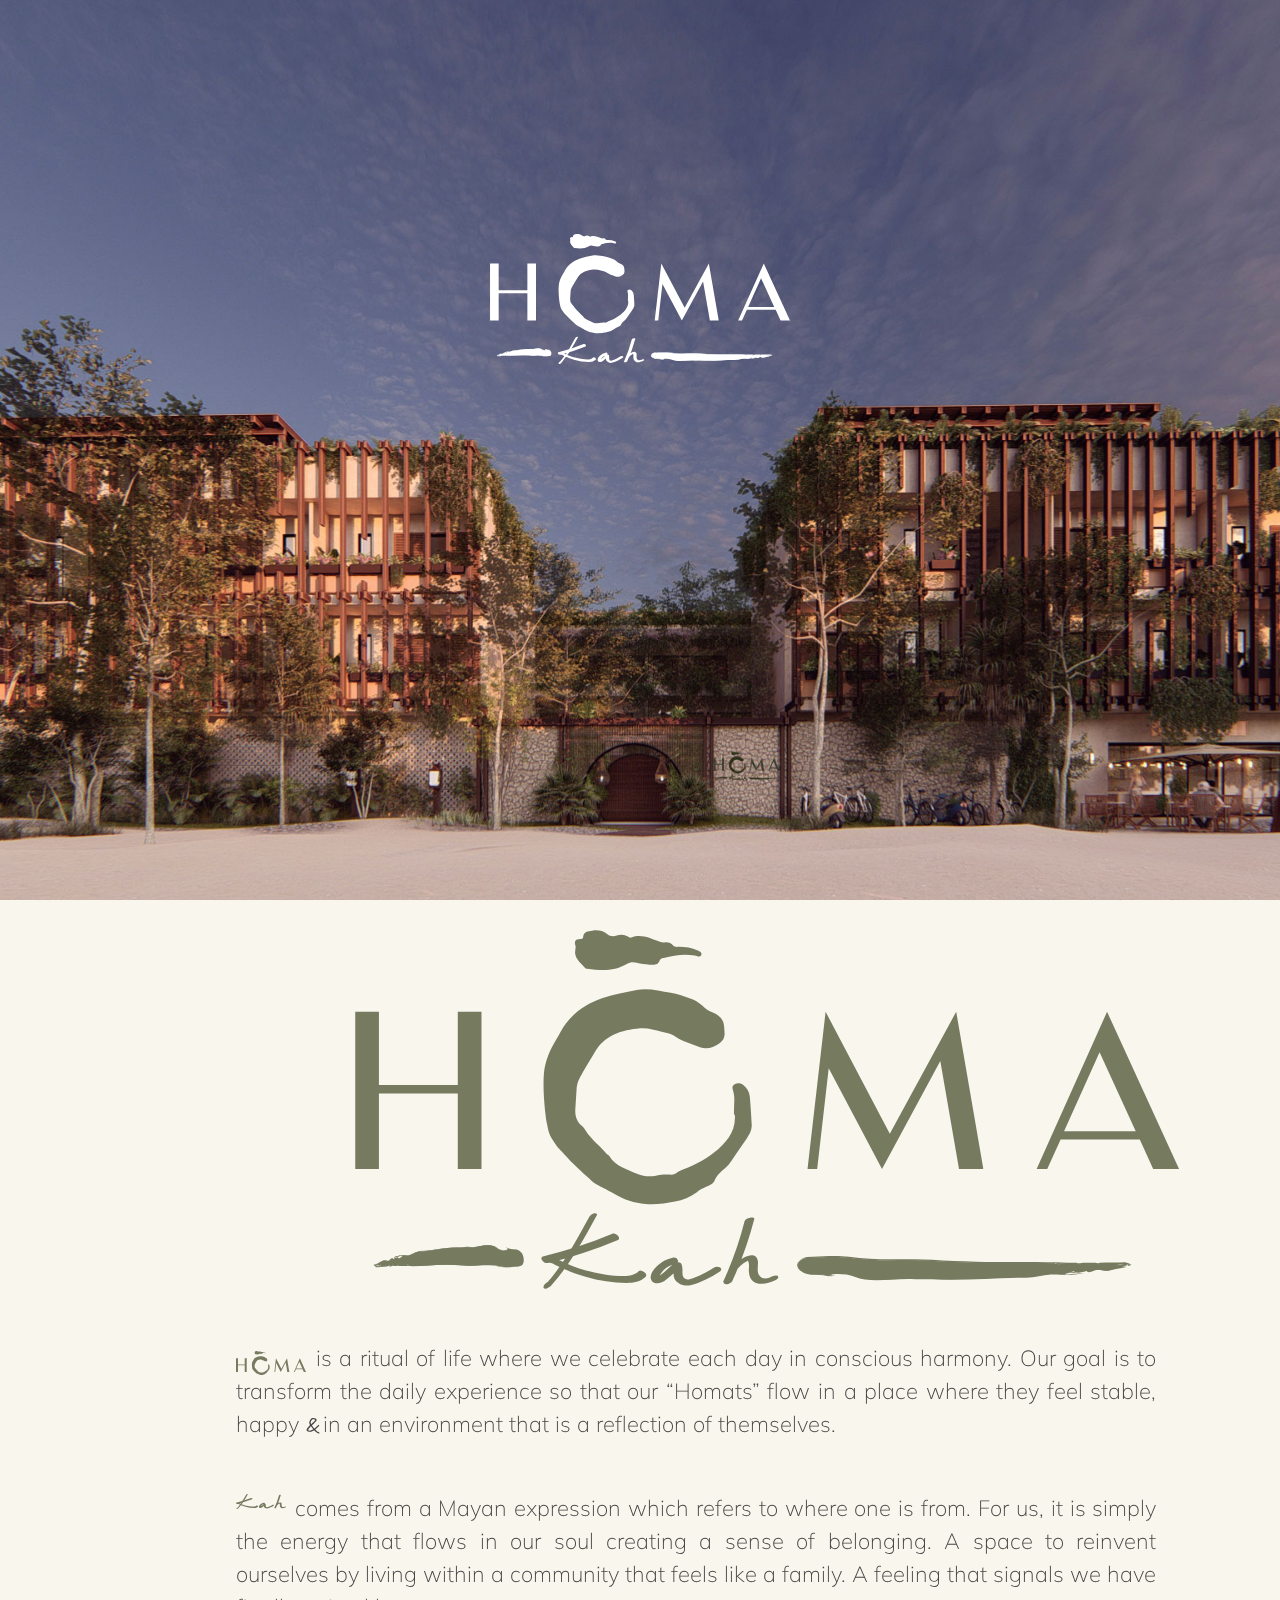
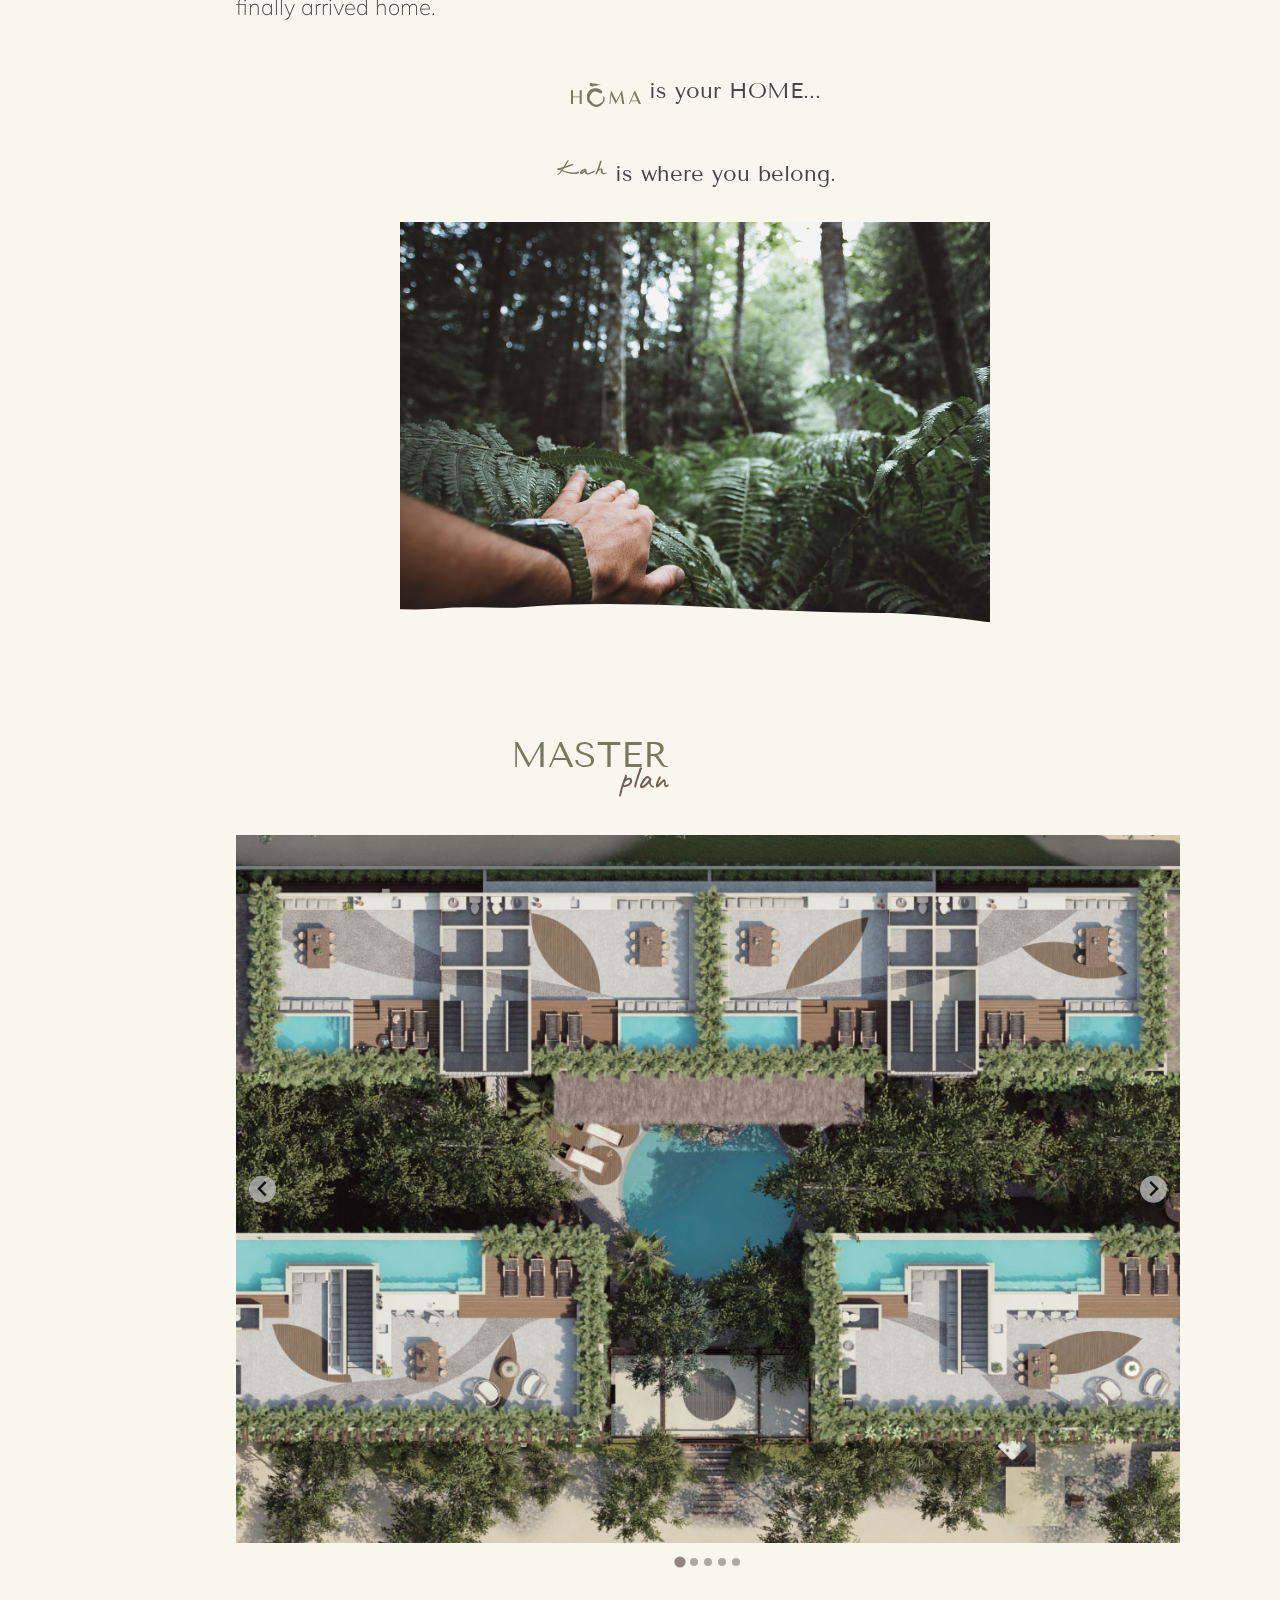
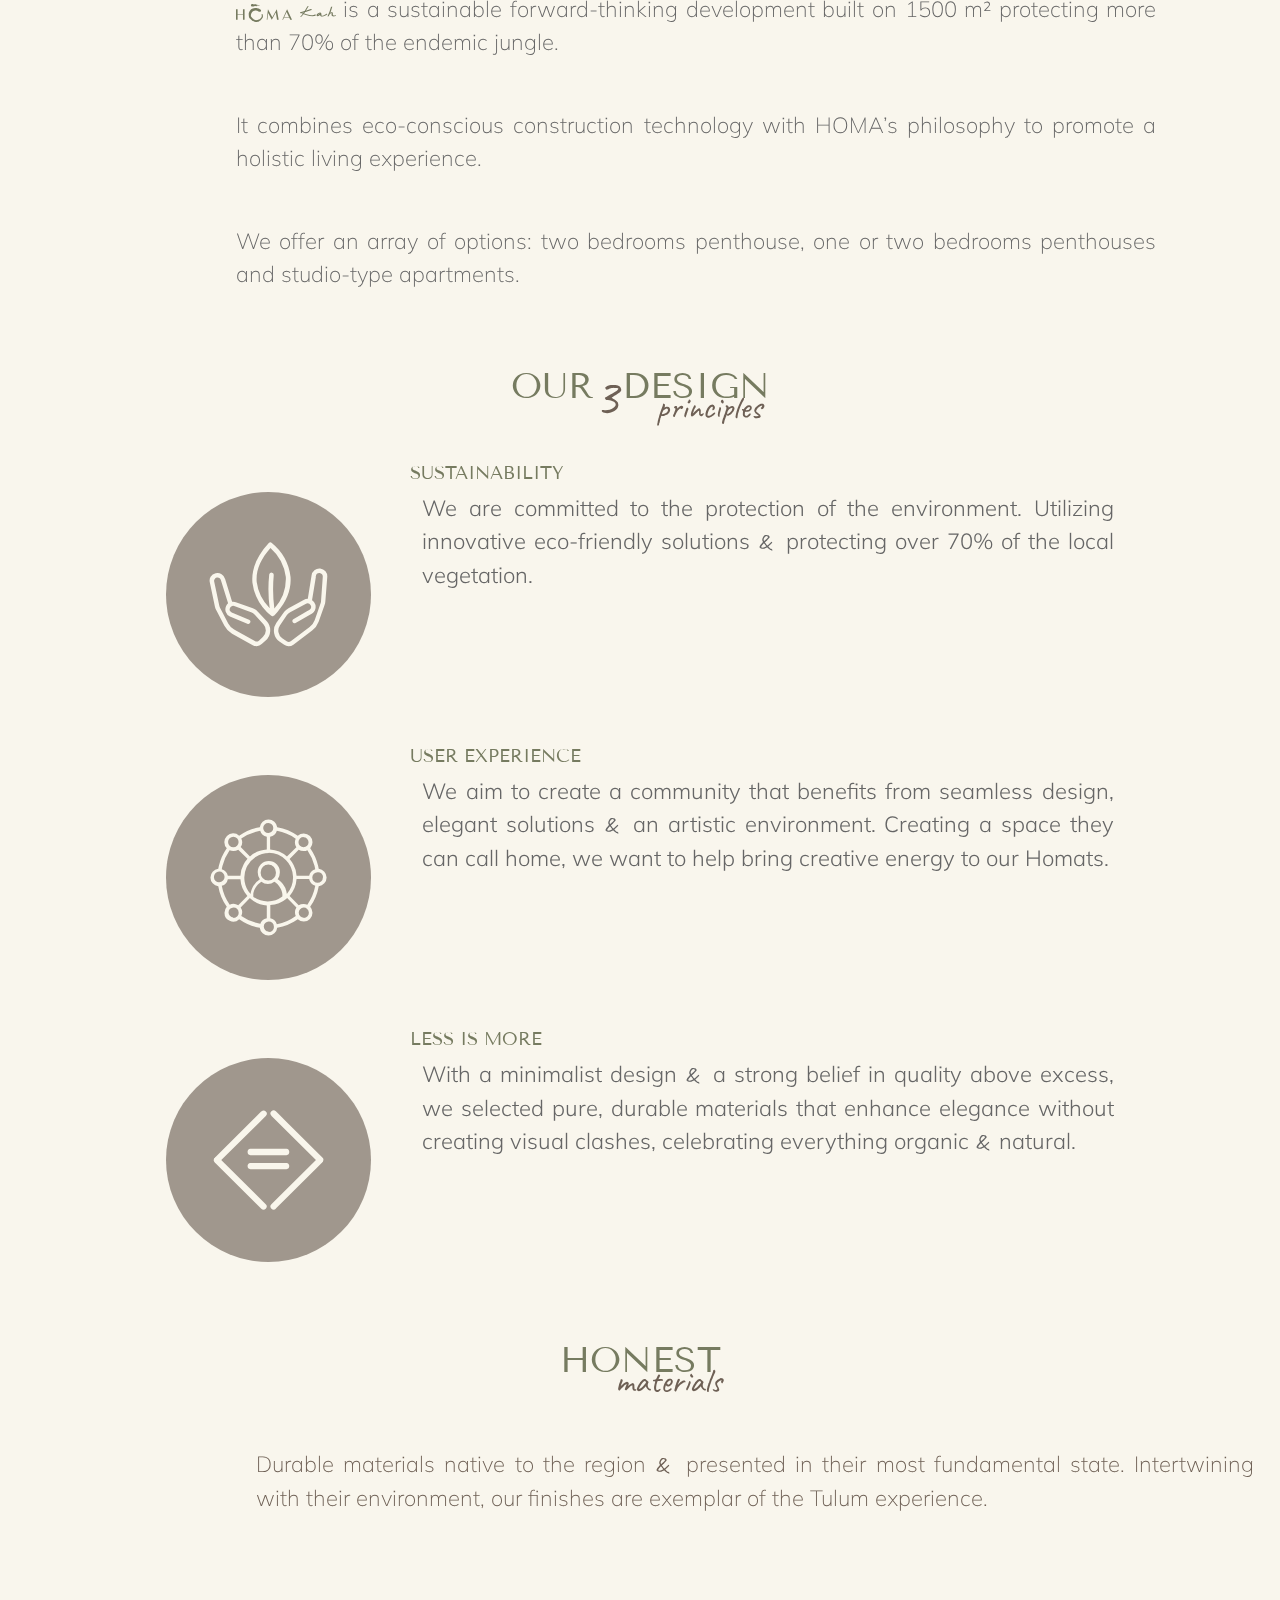
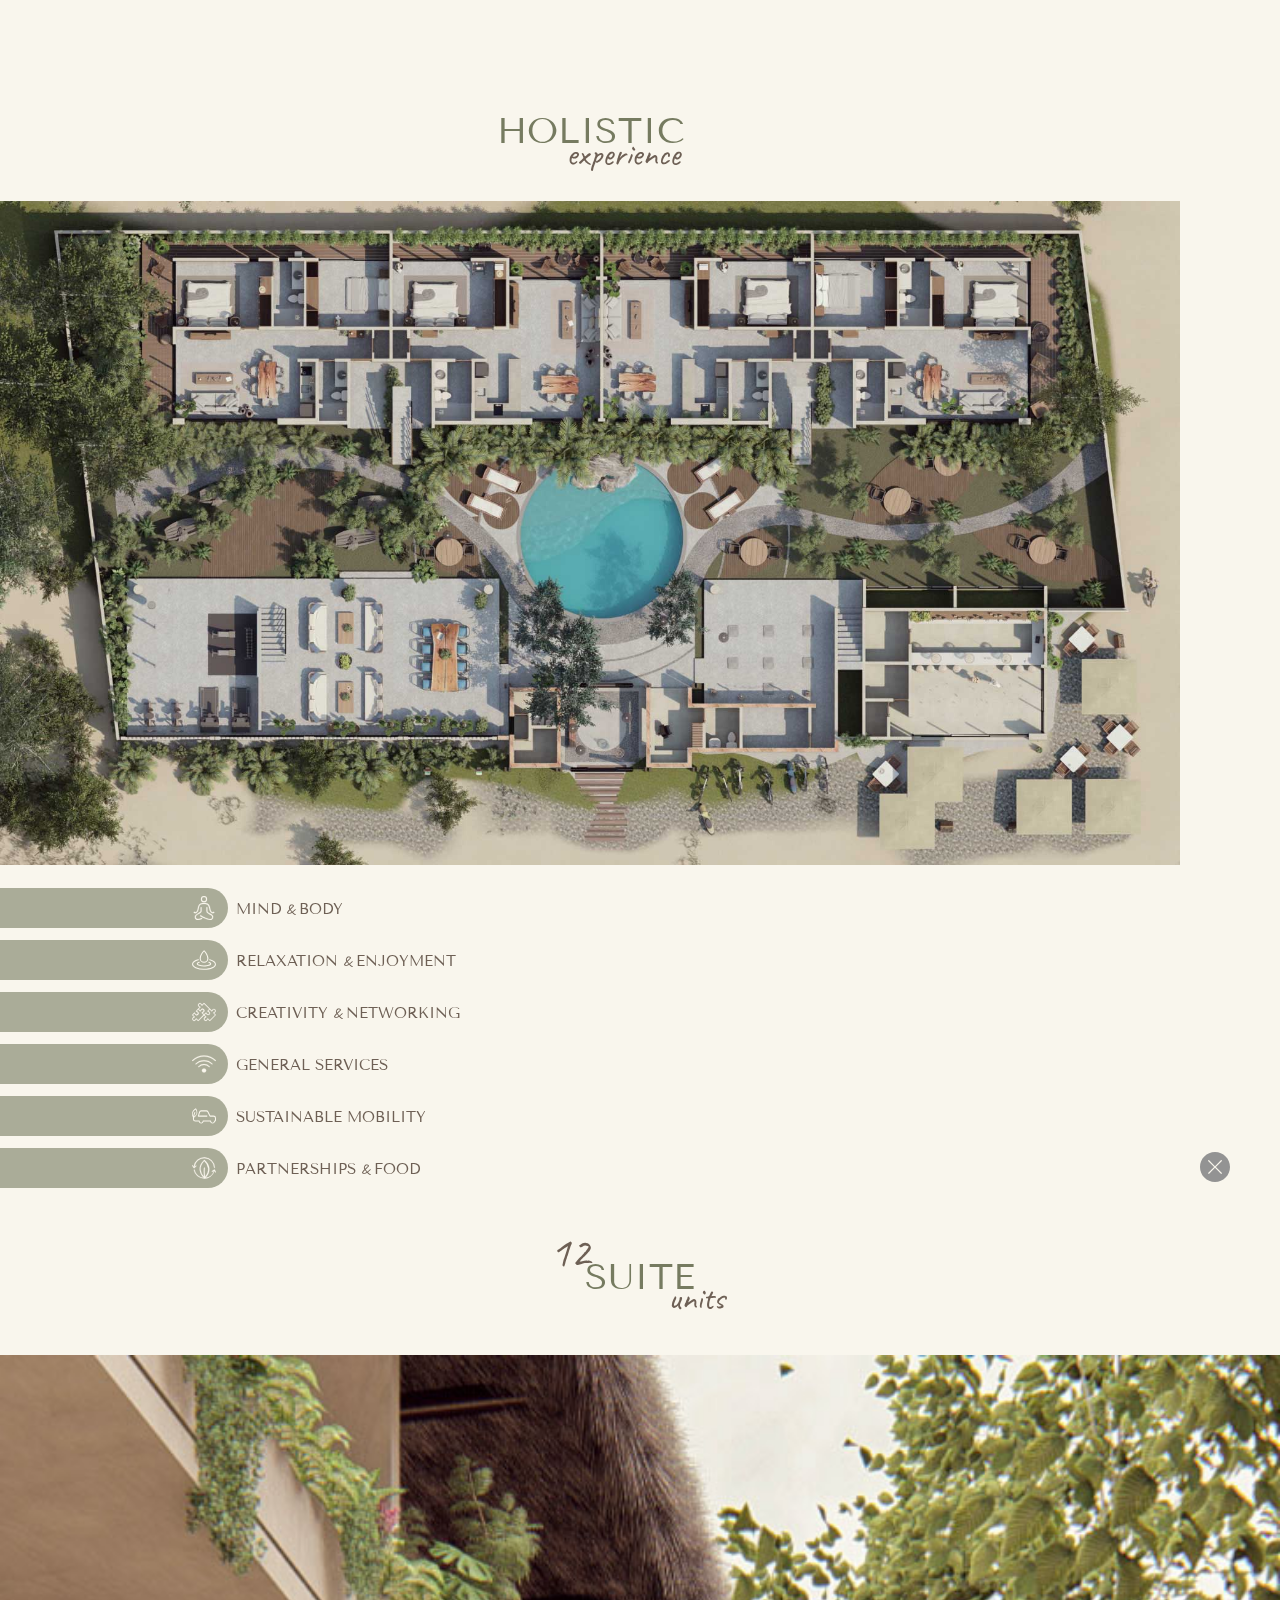
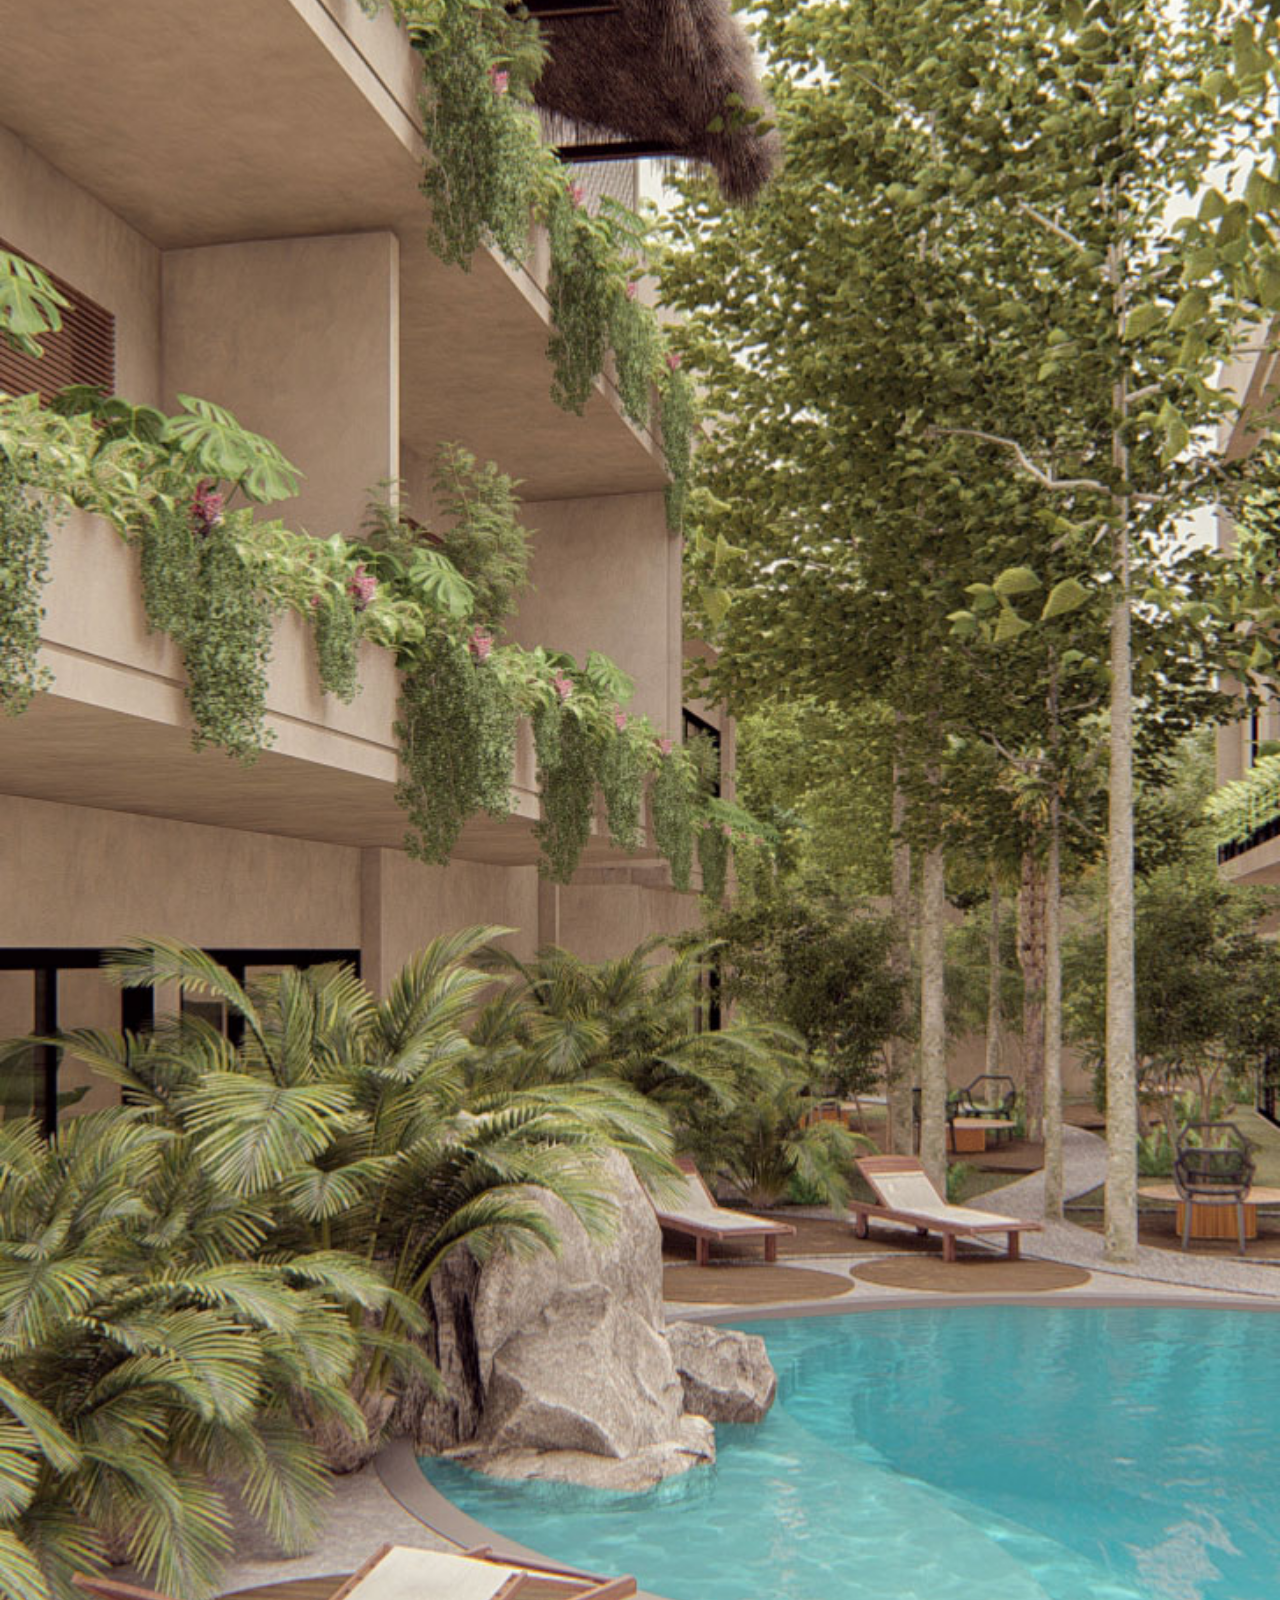
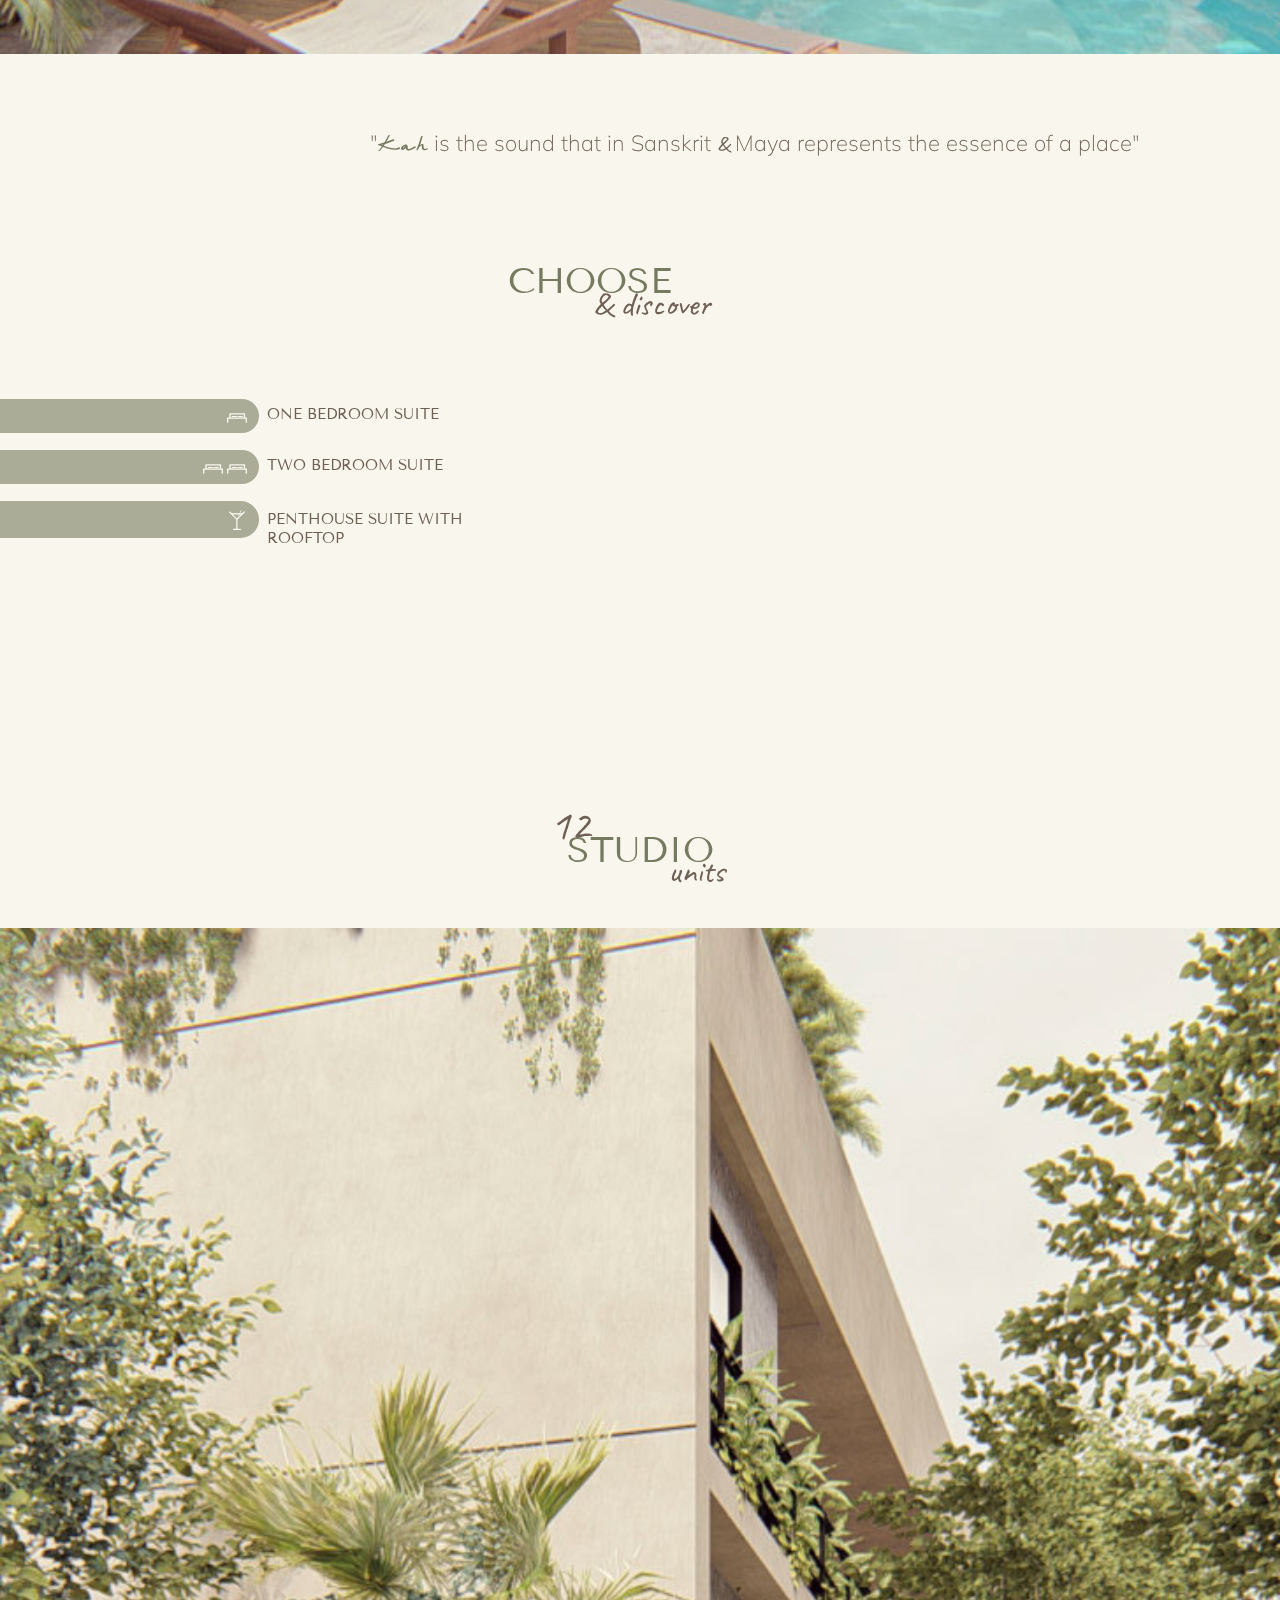
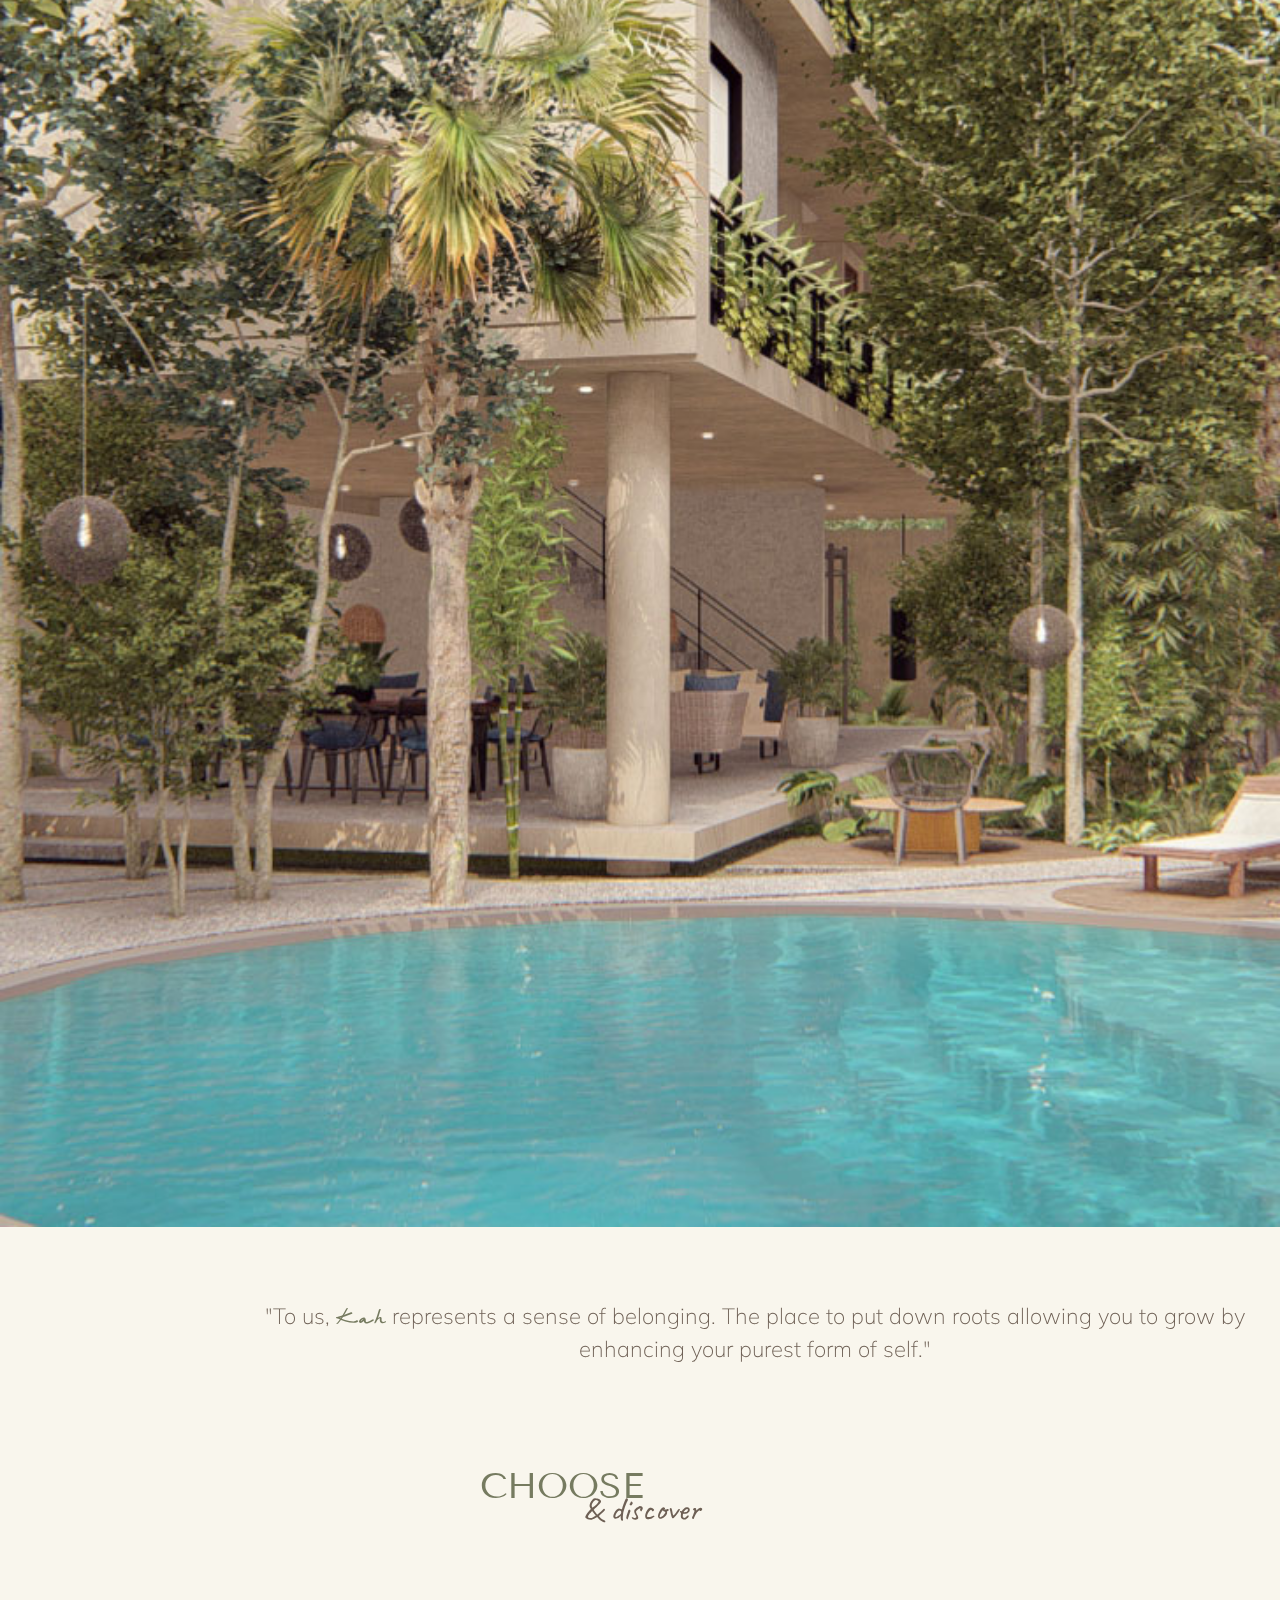
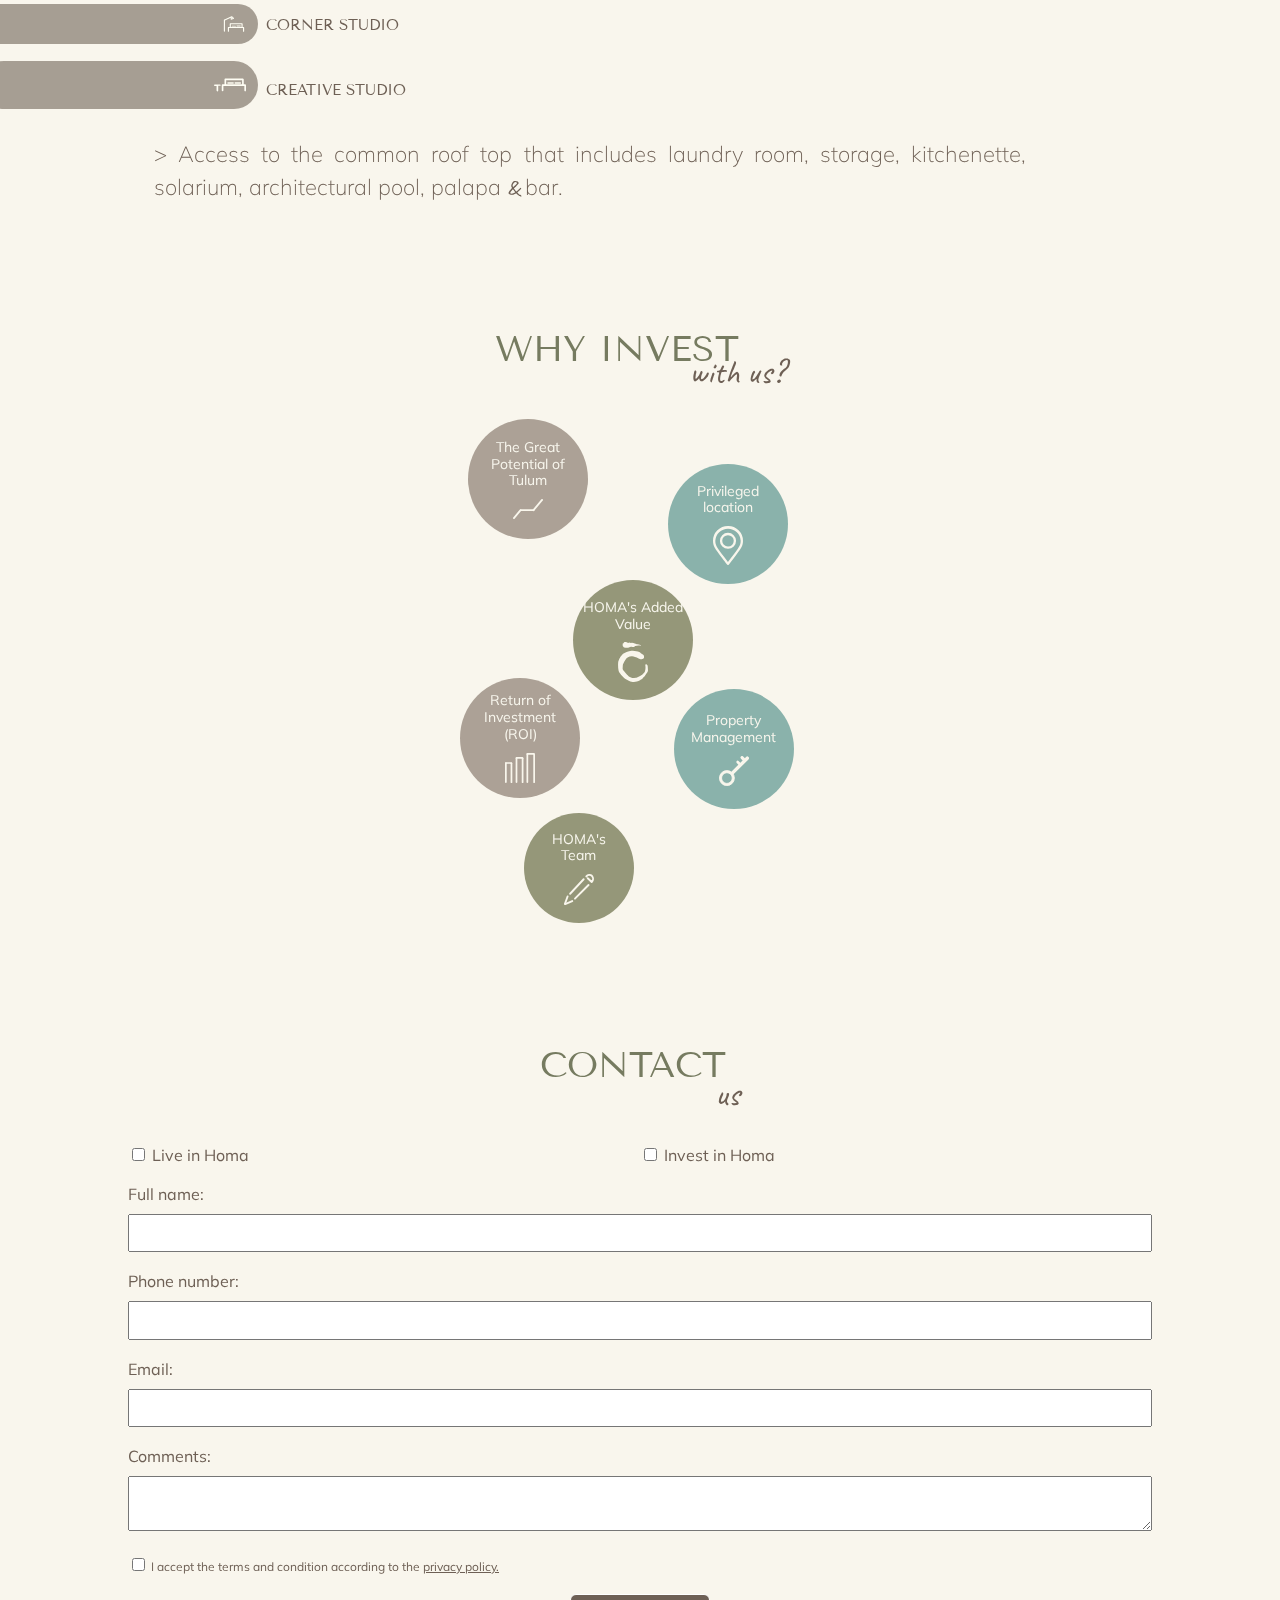
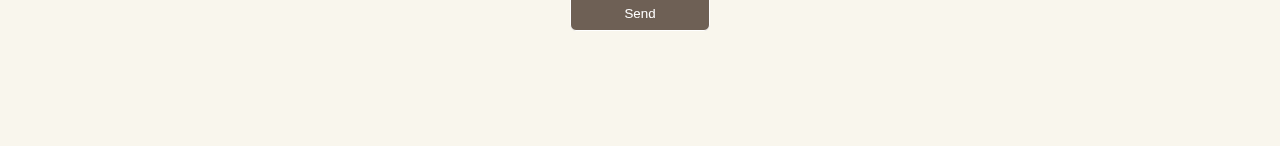
<file: docs/index.html>
<!DOCTYPE html>
<html lang="en">

<head>
    <meta charset="UTF-8">
    <title>Homa Kah</title>
    <meta name="description" content="HOMA es un ritual de vida donde celebramos cada día con armonía y consciencia. Nuestro objetivo es transformar la experiencia diaria para que nuestros <span>homats</span> fluyan en un lugar donde se sientan estables y felices, en paz y en un ambiente que sea un reflejo de ellos mismos. Edificios eco-vanguardistas con tecnología sustentable desarrollados en 1500m² con más del 60% de la selva protegida." />
    <meta name="viewport" content="width=device-width, initial-scale=1.0">
    <link rel="apple-touch-icon" sizes="180x180" href="/apple-touch-icon.png">
    <link rel="icon" type="image/png" sizes="32x32" href="/favicon-32x32.png">
    <link rel="icon" type="image/png" sizes="16x16" href="/favicon-16x16.png">
    <link rel="manifest" href="/site.webmanifest">
    <link rel="mask-icon" href="/safari-pinned-tab.svg" color="#d3c59e">

    <link rel="preconnect" href="https://fonts.googleapis.com">
    <link rel="preconnect" href="https://fonts.gstatic.com" crossorigin>
    <link href="https://fonts.googleapis.com/css2?family=Caveat&display=swap" rel="stylesheet">
    <link crossorigin rel="preload" href="https://fonts.googleapis.com/css2?family=Mulish:wght@300;400;700&display=swap" as="style" onload="this.onload=null;this.rel='stylesheet'">
    <noscript>
        <link rel="stylesheet" href="https://fonts.googleapis.com/css2?family=Mulish:wght@100;300;600&display=swap">
    </noscript>
    <link crossorigin rel="preload" href="https://fonts.googleapis.com/css2?family=Tenor+Sans&display=swap" as="style" onload="this.onload=null;this.rel='stylesheet'">
    <noscript>
        <link rel="stylesheet" href="https://fonts.googleapis.com/css2?family=Tenor+Sans&display=swap">
    </noscript>


    <link href="css/splide.min.css" rel="stylesheet" type="text/css">
    <link href="css/styles.css" rel="stylesheet" type="text/css">
<!--    <script src="https://code.jquery.com/jquery-3.6.0.min.js" integrity="sha256-/xUj+3OJU5yExlq6GSYGSHk7tPXikynS7ogEvDej/m4=" crossorigin="anonymous"></script>-->
    <script src="js/jquery-3.6.0.min.js" integrity="sha256-/xUj+3OJU5yExlq6GSYGSHk7tPXikynS7ogEvDej/m4=" crossorigin="anonymous"></script>
</head>

<body id="bdy">
    <div id="popup-overlay">
        <div class="popup-overlay-wrapper">
            <span class="whatsapphomalogo"></span>
            <h3>Tel. +52 984 204 3977</h3>
            <h3><a href="mailto:live@homatulum.com">live@homatulum.com</a></h3>
            <h5>Manzana 112, Zona 1.<br>
                Colonia La Veleta, 77760<br>
                Tulum, Q.R.</h5>
            <div class="socialspopup">
                <a href="https://www.instagram.com/homatulum/" target="_blank">
                    <div class="instagram"></div>
                </a>
                <a href="https://www.facebook.com/HomaTulum/" target="_blank">
                    <div class="facebook"></div>
                </a>
            </div>
        </div>
    </div>
    <nav id="mainheader">
        <div class="languagebar">
            <a href="#." target="_self">
                <!--                <div class="lang eng">English</div>-->
            </a>
            <a href="#." class="externalLink" target="_self">
                <div class="lang esp">Español</div>
            </a>
        </div>

        <ul class="hm d3 entrance out" id='hm'>
            <li></li>
            <li></li>
            <li></li>
        </ul>
        <a href="#." target="_self"><img src="images/homa-kah-logo.png" class="mainlogo entrance out d2" id='logo' alt="Homa Tulum logo"></a>

        <div class="desktopmenuwrapper">
            <ul class="mainmenu">
                <li>
                    <div class="mainlogonav">
                        <img src="images/homakah-white.svg">
                    </div>
                </li>
                <a href="#intro">
                    <li>Home</li>
                </a>
                <a href="#masterplan">
                    <li>Master plan</li>
                </a>
                <a href="#honest">
                    <li>Materials</li>
                </a>
                <a href="#amenities">
                    <li>Amenities</li>
                </a>
                <a href="#suites">
                    <li>Suites</li>
                </a>
                <a href="#studios">
                    <li>Studios</li>
                </a>
                <a href="#invest">
                    <li>Invest</li>
                </a>
                <a href="#contact">
                    <li>Contact</li>
                </a>
                <li class="langsel">
                    <a href="#." target="_self">
                        <div class="lang eng">English</div>
                    </a>
                    <a href="#." class="externalLink" target="_self">
                        <div class="lang esp">Español</div>
                    </a>
                </li>
            </ul>
            <ul class="socials">
                <a href="https://www.instagram.com/homatulum/" target="_blank">
                    <li class="social"><span class="instagram"></span>homatulum</li>
                </a>
                <a href="https://www.facebook.com/HomaTulum/" target="_blank">
                    <li class="social"><span class="facebook"></span>HomaTulum</li>
                </a>
            </ul>
        </div>

    </nav>
    <main id="mainhoma">
        <div class="homa-ken">
            <div class="slideshow-image"></div>
            <img src="images/icons/separator.svg" class="separator">
        </div>
        <div class="homa-kah-logo">
            <img src="images/homakah-white.svg" alt="Homa Kah Logo">
        </div>
    </main>
    <section class="intro" id="intro">
        <div class="section-wrapper">
            <div class="col coltxt">
                <!--                <h1 class="">HOMA</h1>-->
                <img src="images/homakah-green.svg" alt="Homa Kah logo" class="introhomalogo ">
                <p class="general "><img src="images/homa.svg" class="introsmall3"> is a ritual of life where we celebrate each day in conscious harmony. Our goal is to transform the daily experience so that our “Homats” flow in a place where they feel stable, happy <span class="amp">&amp;</span> in an environment that is a reflection of themselves.</p>
                <p class="general "><img src="images/kah.svg" class="introsmall4"> comes from a Mayan expression which refers to where one is from. For us, it is simply the energy that flows in our soul creating a sense of belonging. A space to reinvent ourselves by living within a community that feels like a family. A feeling that signals we have finally arrived home.</p>
                <p class="general centered  smallmarginbottom introtagline"><img src="images/homa.svg" class="introsmall1">is your HOME...</p>
                <p class="general centered  smallmarginbottom introtagline"><img src="images/kah.svg" class="introsmall2">is where you belong.</p>
            </div>
            <img src="images/projectoverview/projectOverview.jpg" alt="Homa 1" class="projectoverview">
            <img src="images/icons/separator.svg" class="separator">
        </div>
    </section>
    <section class="" id="masterplan">
        <div class="section-wrapper">
            <div class="col coltxt">
                <h1 class="">MASTER</h1>
                <h1 class="">plan</h1>
                <div class="splide">
                    <div class="splide__track">
                          <ul class="splide__list">
                              <li class="splide__slide"><img src="images/masterplan/masterplan1.jpg" alt=""></li>
                              <li class="splide__slide"><img src="images/masterplan/masterplan2.jpg" alt=""></li>
                              <li class="splide__slide"><img src="images/masterplan/masterplan3.jpg" alt=""></li>
                              <li class="splide__slide"><img src="images/masterplan/masterplan4.jpg" alt=""></li>
                              <li class="splide__slide"><img src="images/masterplan/masterplan5.jpg" alt=""></li>
                              
                          </ul>
                    </div>
                  </div>
                <p class="general  smallmarginbottom"><img src="images/homa.svg" class="homasmall"> <img src="images/kah.svg" class="kahsmall"> is a sustainable forward-thinking development built on 1500 m² protecting more than 70% of the endemic jungle.</p>
                <p class="general  smallmarginbottom">It combines eco-conscious construction technology with HOMA’s philosophy to promote a holistic living experience.</p>
                <p class="general  smallmarginbottom">We offer an array of options: two bedrooms penthouse, one or two bedrooms penthouses and studio-type apartments.</p>
            </div>
        </div>
    </section>
    <section id="principles">
        <h1 class="">Our<span>3</span>design</h1>
        <h1 class="">principles</h1>
        <div class="principlescontainer">
            <h1 class="">SUSTAINABILITY</h1>
            <div class="principle ">
                <img src="images/designprinciples/sustainability.svg" alt="Optimize">
                <p>We are committed to the protection of the environment. Utilizing innovative <nobr>eco-friendly</nobr> solutions <span class="amp"> &amp; </span> &nbsp;protecting over 70% of the local vegetation.</p>
            </div>
        </div>
        <div class="principlescontainer">
            <h1 class="">USER EXPERIENCE</h1>
            <div class="principle ">
                <img src="images/designprinciples/optimize.svg" alt="Optimize">
                <p>We aim to create a community that benefits from seamless design, elegant solutions <span class="amp">&amp;</span>&nbsp;&nbsp;an artistic environment. Creating a space they can call home, we want to help bring creative energy to our Homats.</p>
            </div>
        </div>
        <div class="principlescontainer">
            <h1 class="">LESS IS MORE</h1>
            <div class="principle ">
                <img src="images/designprinciples/lessismore.svg" alt="Optimize">
                <p>With a minimalist design <span class="amp">&amp;</span>&nbsp; a strong belief in quality above excess, we selected pure, durable materials that enhance elegance without creating visual clashes, celebrating everything organic <span class="amp">&amp;</span>&nbsp; natural.</p>
            </div>
        </div>
    </section>
    <section class="" id="honest">
        <h1 class="">Honest</h1>
        <h1 class="">materials</h1>
        <p class="general ">Durable materials native to the region <span class="amp">&amp;</span>&nbsp; presented in their most fundamental state. Intertwining with their environment, our finishes are exemplar of the Tulum experience.</p>
        <div class="splide" id='honestmaterials-slider'>
            <div class="splide__track">
                <ul class="splide__list">
                    <li class="splide__slide">
                        <div class="splide__slide__container">
                            <img data-splide-lazy="images/honestmaterials/PISOCEMENTO.jpg" alt="Honest materials 1">
                            <h1>POLISHED CONCRETE<br>FLOORS</h1>
                        </div>
                    </li>
                    <li class="splide__slide">
                        <div class="splide__slide__container">
                            <img data-splide-lazy="images/honestmaterials/PAREDESYTECHO.jpg" alt="Honest materials 2">
                            <h1>CHUKUM WALLS <span class="amp">&amp;</span> CEILINGS</h1>
                        </div>
                    </li>
                    <li class="splide__slide">
                        <div class="splide__slide__container">
                            <img data-splide-lazy="images/honestmaterials/CELOSIA.jpg" alt="Honest materials 3">
                            <h1>Concrete Lattice Work on our Buildings</h1>
                        </div>
                    </li>
                    <li class="splide__slide">
                        <div class="splide__slide__container">
                            <img data-splide-lazy="images/honestmaterials/BARDAPIEDRA.jpg" alt="Honest materials 4">
                            <h1>Mayan Brick Wall</h1>
                        </div>
                    </li>
                    <li class="splide__slide">
                        <div class="splide__slide__container">
                            <img data-splide-lazy="images/honestmaterials/CLOSETSYCOCINA.jpg" alt="Honest materials 5">
                            <h1>Tzalam Kitchen <span class="amp">&amp;</span> Closets</h1>
                        </div>
                    </li>
                    <li class="splide__slide">
                        <div class="splide__slide__container">
                            <img data-splide-lazy="images/honestmaterials/MADERAS.jpg" alt="Honest materials 6">
                            <h1>Tzalam <span class="amp">&amp;</span> Parota Wood Finishings</h1>
                        </div>
                    </li>
                    <li class="splide__slide">
                        <div class="splide__slide__container">
                            <img data-splide-lazy="images/honestmaterials/PUERTAS.jpg" alt="Honest materials 7">
                            <h1>Cumaru Access Doors</h1>
                        </div>
                    </li>
                    <li class="splide__slide">
                        <div class="splide__slide__container">
                            <img data-splide-lazy="images/honestmaterials/PISCINA.jpg" alt="Honest materials 8">
                            <h1>Polished White Cement Pools</h1>
                        </div>
                    </li>
                    <li class="splide__slide">
                        <div class="splide__slide__container">
                            <img data-splide-lazy="images/honestmaterials/LAMPARAS.jpg" alt="Honest materials 9">
                            <h1>Tulum Style Hanging Lamps</h1>
                        </div>
                    </li>
                </ul>
            </div>
            <h1 class="slider-act-tot"><span class="honestmaterials-slider-act">1</span><span class="honestmaterials-slider-tot">5</span></h1>
        </div>
    </section>
    <section class="" id="amenities">
        <div class="section-wrapper">
            <div class="col coltxt">
                <h1 class="">Holistic</h1>
                <h1 class="">experience</h1>
                <div class="amenitieslocations">
                    <img src="images/amenities/amenities-main.jpg" alt="Amenities" class="amenities-main ">
                    <img src="images/amenities/mind-body.jpg" alt="Amenities" class="amenityimg amenityimg1">
                    <img src="images/amenities/relaxation-enjoyment.jpg" alt="Amenities" class="amenityimg amenityimg2">
                    <img src="images/amenities/networking.jpg" alt="Amenities" class="amenityimg amenityimg3">
                    <img src="images/amenities/general-services.jpg" alt="Amenities" class="amenityimg amenityimg4">
                    <img src="images/amenities/sustainable.jpg" alt="Amenities" class="amenityimg amenityimg5">
                    <img src="images/amenities/partnerships.jpg" alt="Amenities" class="amenityimg amenityimg6">
                </div>
                <div class="amenities-wrapper">
                    <ul id="amul">
                        <li class=' mpb' data-id='act1'><span class='bullet'><img src='images/icons/amenities/mind-body.svg'></span><span class='text'>Mind <span class="amp">&amp;</span> Body</span></li>
                        <li class=' mpb' data-id='act2'><span class='bullet'><img src='images/icons/amenities/relaxation.svg'></span><span class='text'>Relaxation <span class="amp">&amp;</span> Enjoyment</span></li>
                        <li class=' mpb' data-id='act3'><span class='bullet'><img src='images/icons/amenities/networking.svg'></span><span class='text'>Creativity <span class="amp">&amp;</span> Networking</span></li>
                        <li class=' mpb' data-id='act4'><span class='bullet'><img src='images/icons/amenities/general-services.svg'></span><span class='text'>General services</span></li>
                        <li class=' mpb' data-id='act5'><span class='bullet'><img src='images/icons/amenities/sustainable.svg'></span><span class='text'>Sustainable mobility</span></li>
                        <li class=' mpb' data-id='act6'><span class='bullet'><img src='images/icons/amenities/partnerships.svg'></span><span class='text'>Partnerships <span class="amp">&amp;</span> food</span></li>
                    </ul>
                    <div class="close hid"></div>
                    <div class="amenities-stage hid">
                        <div class="space space1">
                            <h2>Mind <span class="amp">&amp;</span>&nbsp; Body</h2>
                            <ul>
                                <li>Meditation <span class="amp">&amp;</span>&nbsp; Yoga Room</li>
                                <li>Outdoor Gym</li>
                                <li>Communal Library</li>
                            </ul>
                        </div>
                        <div class="space space2">
                            <h2>Relaxation <span class="amp">&amp;</span>&nbsp; Enjoyment</h2>
                            <ul>
                                <li>Fibonacci Pool <span class="amp">&amp;</span>&nbsp; Solarium</li>
                                <li>Personal Relaxation Areas</li>
                                <li>Communal Rooftop for Social Gathering</li>
                            </ul>
                        </div>
                        <div class="space space3">
                            <h2>Creativity <span class="amp">&amp;</span>&nbsp; Networking</h2>
                            <ul>
                                <li>Co-working Area</li>
                                <li>Social Lounge</li>
                                <li>Monthly Workshops</li>
                            </ul>
                        </div>
                        <div class="space space4">
                            <h2>General Services</h2>
                            <ul>
                                <li>High Speed Internet</li>
                                <li>Front Desk Concierge</li>
                                <li>Laundry Stations</li>
                                <li>Individual Storage</li>
                                <li>24hrs Security</li>
                            </ul>
                        </div>
                        <div class="space space5">
                            <h2>Sustainable mobility</h2>
                            <ul>
                                <li>Free Bicycles</li>
                                <li>Electric Mobility</li>
                                <li>Parking Available for Each Unit</li>
                            </ul>
                        </div>
                        <div class="space space6">
                            <h2>Partnerships <span class="amp">&amp;</span>&nbsp; food</h2>
                            <ul>
                                <li>Beach Club Partnership</li>
                                <li>Restaurant <span class="amp">&amp;</span>&nbsp; Cafe</li>
                                <li>Yoga Classes</li>
                            </ul>
                        </div>
                    </div>
                </div>
            </div>
        </div>
    </section>
    <section id="suiteunits">
        <h1 class="">12</h1>
        <h1 class="">Suite</h1>
        <h1 class="">units</h1>
        <img src="images/suiteunits/1.jpg" class="mainimage">
        <p class="general centered ">"<img src="images/kah.svg" class="kahsmall"> is the sound that in Sanskrit <span class="amp">&amp;</span> Maya represents the essence of a place"</p>
    </section>
    <section class="" id="suites">
        <div class="section-wrapper">
            <div class="col coltxt">
                <div class="titlecontainer">
                    <div class="title space0">
                        <h1 class="">Choose</h1>
                        <h1 class=""><span class="amp">&amp;</span> discover</h1>
                    </div>
                    <div class="title space1">
                        <h1>One bedroom</h1>
                        <h1>suite</h1>
                    </div>
                    <div class="title space2">
                        <h1>Two bedroom</h1>
                        <h1>suite</h1>
                    </div>
                    <div class="title space3">
                        <h1>Penthouse</h1>
                        <h1>suite with rooftop</h1>
                    </div>
                </div>
                <div class="gallerycontainer">
                    <div class="gallery space0">
                        <div class="splide" id='space0-slider'>
                            <div class="splide__track">
                                <ul class="splide__list">
                                    <li class="splide__slide">
                                        <div class="splide__slide__container">
                                            <img data-splide-lazy="images/suites/1.jpg" alt="Homa 2">
                                        </div>
                                    </li>
                                    <li class="splide__slide">
                                        <div class="splide__slide__container">
                                            <img data-splide-lazy="images/suites/2.jpg" alt="Homa 2">
                                        </div>
                                    </li>
                                    <li class="splide__slide">
                                        <div class="splide__slide__container">
                                            <img data-splide-lazy="images/suites/3.jpg" alt="Homa 3">
                                        </div>
                                    </li>
                                    <li class="splide__slide">
                                        <div class="splide__slide__container">
                                            <img data-splide-lazy="images/suites/4.jpg" alt="Homa 4">
                                        </div>
                                    </li>
                                    <li class="splide__slide">
                                        <div class="splide__slide__container">
                                            <img data-splide-lazy="images/suites/5.jpg" alt="Homa 5">
                                        </div>
                                    </li>
                                    <li class="splide__slide">
                                        <div class="splide__slide__container">
                                            <img data-splide-lazy="images/suites/6.jpg" alt="Homa 6">
                                        </div>
                                    </li>
                                    <li class="splide__slide">
                                        <div class="splide__slide__container">
                                            <img data-splide-lazy="images/suites/7.jpg" alt="Homa 7">
                                        </div>
                                    </li>
                                </ul>
                            </div>
                        </div>
                    </div>
                    <div class="gallery space1">
                        <img src="images/suites/suite1/1.jpg" class="plano">
                    </div>
                    <div class="gallery space2">
                        <img src="images/suites/suite2/1.jpg" class="plano">
                    </div>
                    <div class="gallery space3">
                        <img src="images/suites/suite3/1.jpg" class="plano">
                    </div>
                </div>
                <div class="suites-wrapper">
                    <ul id="mpul">
                        <li class=' mpb' data-id='act1'><span class='bullet'><img src='images/icons/bed.svg'></span><span class='text'>One bedroom suite</span></li>
                        <li class=' mpb' data-id='act2'><span class='bullet'><img src='images/icons/bed.svg'><img src='images/icons/bed.svg'></span><span class='text'>Two bedroom suite</span></li>
                        <li class=' mpb' data-id='act3'><span class='bullet'><img src='images/icons/penthouse.svg'></span><span class='text'>Penthouse suite with rooftop</span></li>
                    </ul>
                    <div class="suites-stage hid">
                        <div class="space space1">
                            <p class="general smallmarginbottom">One bedroom center suite, full bathroom, closet, deck or balcony overlooking the main pool, equipped kitchen, A/C unit, ceiling fan, <span class="amp">&amp;</span>&nbsp; Tulum-style decoration.</p>
                            <table>
                                <tr>
                                    <td class="tablespec mb mr">Interior</td>
                                    <td class="mb">72m<sup>2</sup></td>
                                </tr>
                                <tr>
                                    <td class="tablespec mb mr">Deck</td>
                                    <td class="mb">14m<sup>2</sup></td>
                                </tr>
                                <tr>
                                    <td class="tablespec tablespecbold mr">Total</td>
                                    <td class="tablespecbold">86m<sup>2</sup></td>
                                </tr>
                            </table>
                        </div>
                        <div class="space space2">
                            <p class="general smallmarginbottom">Two bedroom corner suite, two full bathrooms, closet, deck or balcony overlooking the jungle, equipped kitchen, A/C unit, ceiling fan, <span class="amp">&amp;</span>&nbsp; Tulumstyle decoration.</p>
                            <table>
                                <tr>
                                    <td class="tablespec mb mr">Interior</td>
                                    <td class="mb">80m<sup>2</sup></td>
                                </tr>
                                <tr>
                                    <td class="tablespec mb mr">Deck</td>
                                    <td class="mb">23m<sup>2</sup></td>
                                </tr>
                                <tr>
                                    <td class="tablespec tablespecbold mr">Total</td>
                                    <td class="tablespecbold">103m<sup>2</sup></td>
                                </tr>
                            </table>
                        </div>
                        <div class="space space3">
                            <p class="general smallmarginbottom">Two bedroom corner or center suite, two <span class="amp">&amp;</span> a half bathrooms, closet, balcony overlooking the main pool, equipped kitchen, A/C unit, ceiling fan, <span class="amp">&amp;</span>&nbsp; Tulum-style decoration.</p>
                            <table>
                                <tr>
                                    <td class="tablespec mb mr">Interior</td>
                                    <td class="mb">83m<sup>2</sup></td>
                                </tr>
                                <tr>
                                    <td class="tablespec mb mr">Balcony</td>
                                    <td class="mb">10m<sup>2</sup></td>
                                </tr>
                                <tr>
                                    <td class="tablespec mb mr">Rooftop with pool</td>
                                    <td class="mb">89m<sup>2</sup></td>
                                </tr>
                                <tr>
                                    <td class="tablespec tablespecbold mr">Total</td>
                                    <td class="tablespecbold">182m<sup>2</sup></td>
                                </tr>
                            </table>
                        </div>
                    </div>
                </div>
            </div>
        </div>
    </section>
    <section id="studiounits">
        <h1 class="">12</h1>
        <h1 class="">Studio</h1>
        <h1 class="">units</h1>
        <img src="images/studiounits/1.jpg" class="mainimage">
        <p class="general centered ">"To us, <img src="images/kah.svg" class="kahsmall"> represents a sense of belonging. The place to put down roots allowing you to grow by enhancing your purest form of self."</p>
    </section>
    <section class="" id="studios">
        <div class="section-wrapper">
            <div class="col coltxt">
                <div class=" titlecontainer">
                    <div class="title space0">
                        <h1 class="">Choose</h1>
                        <h1 class=""><span class="amp">&amp;</span> discover</h1>
                    </div>
                    <div class="title space1">
                        <h1>Corner</h1>
                        <h1>studio</h1>
                    </div>
                    <div class="title space2">
                        <h1>Creative</h1>
                        <h1>studio</h1>
                    </div>
                </div>
                <div class=" gallerycontainer">
                    <div class="gallery space0">
                        <div class="splide" id='studiospace0-slider'>
                            <div class="splide__track">
                                <ul class="splide__list">
                                    <li class="splide__slide">
                                        <div class="splide__slide__container">
                                            <img data-splide-lazy="images/studios/1.jpg" alt="Homa 1">
                                        </div>
                                    </li>
                                    <li class="splide__slide">
                                        <div class="splide__slide__container">
                                            <img data-splide-lazy="images/studios/2.jpg" alt="Homa 2">
                                        </div>
                                    </li>
                                </ul>
                            </div>
                        </div>
                    </div>
                    <div class="gallery space1">
                        <img src="images/studios/studio1/1.jpg" class="plano">
                    </div>
                    <div class="gallery space2">
                        <img src="images/studios/studio2/1.jpg" class="plano">
                    </div>
                </div>
                <div class=" studios-wrapper">
                    <ul id="mpul">
                        <li class=' mpb' data-id='act1'><span class='bullet'><img src='images/icons/bedlamp.svg'></span><span class='text'>Corner studio</span></li>
                        <li class=' mpb' data-id='act2'><span class='bullet'><img src='images/icons/bedtable.svg' class="bigger"></span><span class='text'>Creative studio</span></li>
                    </ul>
                    <div class="studios-stage hid">
                        <div class="space space1">
                            <p class="general smallmarginbottom">Fully equipped studios with kitchen, bathroom, closet, balcony overlooking the jungle, A/C unit, ceiling fan, <span class="amp">&amp;</span>&nbsp;Tulum-style decoration.</p>

                            <table>
                                <tr>
                                    <td class="tablespec mb mr">Interior</td>
                                    <td class="mb">40m<sup>2</sup></td>
                                </tr>
                                <tr>
                                    <td class="tablespec mb mr">Balcony</td>
                                    <td class="mb">6m<sup>2</sup></td>
                                </tr>
                                <tr>
                                    <td class="tablespec tablespecbold mr">Total</td>
                                    <td class="tablespecbold">46m<sup>2</sup></td>
                                </tr>
                            </table>
                        </div>
                        <div class="space space2">
                            <p class="general smallmarginbottom">Fully equipped studios with kitchen, bathroom, closet, balcony overlooking the jungle, A/C unit, ceiling fan, <span class="amp">&amp;</span>&nbsp; Tulum-style decoration.</p>

                            <table>
                                <tr>
                                    <td class="tablespec mb mr">Interior</td>
                                    <td class="mb">34m<sup>2</sup></td>
                                </tr>
                                <tr>
                                    <td class="tablespec mb mr">Balcony</td>
                                    <td class="mb">6m<sup>2</sup></td>
                                </tr>
                                <tr>
                                    <td class="tablespec tablespecbold mr">Total</td>
                                    <td class="tablespecbold">40m<sup>2</sup></td>
                                </tr>
                            </table>
                        </div>
                    </div>
                </div>
                <p class="general specialtag ">> Access to the common roof top that includes laundry room, storage, kitchenette, solarium, architectural pool, palapa <span class="amp">&amp;</span> bar.</p>
            </div>
        </div>
    </section>
    <section id="invest">
        <h1>Why invest</h1>
        <h1>with us?</h1>
        <div class="bulletcontainer">
            <div data-reason="reason1" class="bullet">The Great Potential of Tulum <img src="images/invest/icons/PotentialOfTulum_icon.svg" class="bulleticon"></div>
            <div data-reason="reason2" class="bullet">Privileged location <img src="images/invest/icons/Location_icon.svg" class="bulleticon"></div>
            <div data-reason="reason3" class="bullet">HOMA's Added Value <img src="images/invest/icons/HomasAddedValue_icon.svg" class="bulleticon"></div>
            <div data-reason="reason4" class="bullet">Return of Investment<br>(ROI) <img src="images/invest/icons/ROI_icon.svg" class="bulleticon"></div>
            <div data-reason="reason5" class="bullet">Property Management <img src="images/invest/icons/PropertyManagement_icon.svg" class="bulleticon"></div>
            <div data-reason="reason6" class="bullet">HOMA's Team <img src="images/invest/icons/homasTeam_icon.svg" class="bulleticon"></div>
        </div>
        <div class="close">
            <ul class="smallbullets">
                <li data-reason="reason1" class="reason1"><img src="images/invest/icons/PotentialOfTulum_icon.svg" class="bulleticonsmall"></li>
                <li data-reason="reason2" class="reason2"><img src="images/invest/icons/Location_icon.svg" class="bulleticonsmall"></li>
                <li data-reason="reason3" class="reason3"><img src="images/invest/icons/HomasAddedValue_icon.svg" class="bulleticonsmall"></li>
                <li data-reason="reason4" class="reason4"><img src="images/invest/icons/ROI_icon.svg" class="bulleticonsmall"></li>
                <li data-reason="reason5" class="reason5"><img src="images/invest/icons/PropertyManagement_icon.svg" class="bulleticonsmall"></li>
                <li data-reason="reason6" class="reason6"><img src="images/invest/icons/homasTeam_icon.svg" class="bulleticonsmall"></li>
            </ul>
        </div>
        <div class="investreason reason1">
            <h1>The great</h1>
            <h1>potential of Tulum</h1>
            <p class="general smallmarginbottom">We believe Tulum’s main advantage is offered by a growing city with deeply embedded roots, a great location <span class="amp">&amp;</span>&nbsp; a community willing to invest in sustainable decision making.</p>
            <img src="images/invest/tulumpotential/1.jpg">
            <ul>
                <li>Top 10 destinations in the world.</li>
                <li>Population growth averaging 15% per year.</li>
                <li>1.4 million visitors per year.</li>
                <li>Growing infrastructure, including Mayan train <span class="amp">&amp;</span>&nbsp; a new airport.</li>
                <li>2nd most visited archeological site in Mexico.</li>
                <li>One of Mexico’s best place to live <span class="amp">&amp;</span>&nbsp; stay.</li>
            </ul>
        </div>
        <div class="investreason reason2">
            <h1>Privileged</h1>
            <h1>location</h1>
            <p class="general smallmarginbottom">Homa Kah is a natural sanctuary tucked away from the bustle of the city. This haven allows the peace <span class="amp">&amp;</span>&nbsp; contemplation of living in the jungle while still providing access to the vibrant community of Tulum.</p>
            <p class="general smallmarginbottom">Homa Kah is located in the heart of Tulum in region 15, a residential area in the midst of an urban jungle. Only minutes away, you can find pristine beaches, Mayan Ruins, <span class="amp">&amp;</span>&nbsp; all the wonders Tulum has to offer.</p>
            <img src="images/invest/location/1.jpg">
        </div>
        <div class="investreason reason3">
            <h1>HOMA's</h1>
            <h1>added value</h1>
            <p class="general smallmarginbottom">Our main strategic focus when launching our projects is the added value that we will offer to our buyers. Pre-sale prices guarantee our buyers above 12% profit in capital gains between the prices at launch <span class="amp">&amp;</span>&nbsp; the prices at completion.</p>
            <p class="general smallmarginbottom">Add to that the explosive growth estimated in Tulum, as well as our prime location close to Kukulkan avenue, these numbers are expected to be significantly higher.</p>
            <img src="images/invest/addedvalue/1.jpg">
        </div>
        <div class="investreason reason4">
            <h1 class="roi">ROI</h1>
            <p class="general smallmarginbottom">Although our main focus is the generation of capital gains in each of our projects, another very important variable when investing is ROI.</p>
            <p class="general smallmarginbottom special"><span>9-12%</span> Of ROI in our development</p>
            <p class="general smallmarginbottom">To calculate these returns we have considered the long-term net rental income. That is, gross income minus administration, maintenance <span class="amp">&amp;</span>&nbsp;service expenses.</p>
            <img src="images/invest/roi/2.png" alt="ROI" class="roicon">
            <p class="general smallmarginbottom special"><span>65%</span> occupancy</p>
            <p class="general smallmarginbottom">We have established a conservative 65% annual occupancy, a number that can be considered higher taking into account the greater potential involved in the vacation rental and the seasonal spike in the months of December <span class="amp">&amp;</span>&nbsp; January.</p>
            <img src="images/invest/roi/1.jpg">
        </div>
        <div class="investreason reason5">
            <h1>Property</h1>
            <h1>management</h1>
            <p class="general smallmarginbottom">You probably wish you could be in Tulum the whole year, but in case you can’t, we will be here for you. We offer full end-to-end property management services that will keep your investment running smoothly.</p>
            <p class="general smallmarginbottom">Our services include:</p>
            <ul>
                <li>Marketing, Advertising, <span class="amp">&amp;</span>&nbsp; Promotion.</li>
                <li>Booking, Reservation, <span class="amp">&amp;</span>&nbsp; Channels Management.</li>
                <li>Monthly financials reports <span class="amp">&amp;</span>&nbsp; Revenue Management.</li>
                <li>HOMA online booking engine.</li>
                <li>Reception (Check-in <span class="amp">&amp;</span>&nbsp; checkout).</li>
                <li>Cleaning, Maintenance, <span class="amp">&amp;</span>&nbsp; Inventories.</li>
                <li>Concierge, Customer service, <span class="amp">&amp;</span>&nbsp; Security.</li>
            </ul>
            <img src="images/invest/mgmt/1.jpg">
        </div>
        <div class="investreason reason6">
            <h1>HOMA's</h1>
            <h1>team</h1>
            <p class="general smallmarginbottom">We are a multidisciplinary and multinational group that have traveled around the world working on futuristic and pioneering projects. Growing as a family through our previous developments, our team combines numerous areas of expertise which redefine the living experience.</p>
            <img src="images/invest/dreamteam/1.jpg">
            <p class="general smallmarginbottom">We have envisioned a sustainable complex driven by our core values. We have materialized our social responsibility, showcasing our capability to implement creative solutions to every aspect of the daily experience. In Tulum, we have found our passion, <span class="amp">&amp;</span>&nbsp;through Homa Kah, we hope to welcome you home.</p>
        </div>
    </section>
    <section id="contact">
        <div class="contact-wrapper">
            <h1>Contact</h1>
            <h1>us</h1>
            <form id='cf'>
                <div class="interes">
                    <div>
                        <input type="checkbox" class="switch" name="interest1" value="vivir" id="c1">
                        <label for="c1">Live in Homa</label>
                    </div>
                    <div>
                        <input type="checkbox" class="switch s2" name="interest2" value="invertir" id="c2">
                        <label for="c2">Invest in Homa</label>
                    </div>
                </div>

                <label for="c3">Full name:</label><br>
                <input type="text" class="in" name="name" id="c3">

                <label for="c4">Phone number:</label><br>
                <input type="text" class="in" name="phone" id="c4">

                <label for="c5">Email:</label><br>
                <input type="email" class="in" name="mail" id="c5">

                <label for="c6">Comments:</label><br>
                <textarea class="in" name="comments" id="c6"></textarea>
                <div class="terms">
                    <input type="checkbox" class="" name="terms" value="accept" id="c7">
                    <label for="c7">I accept the terms and condition according to the <a href="avisodeprivacidad.html" target="_blank">privacy policy.</a></label>
                </div>
                <input type="submit" value="Send" class="btn sendForm">
                <img src="images/homalogoiso.svg" class="sending" alt="sending" id="sendingiso">
            </form>

            <p class="general res">&nbsp;</p>
        </div>
    </section>
    <div class="whatsapp small" id="whats">
        <div id="whatsapplogo" class="entrance out"></div>
        <div id="closewhats"><span></span><span></span></div>
        <p>Contact us via whatsapp</p>
        <a href="https://wa.me/+529842043977">WRITE MESSAGE</a>
    </div>

    <script src="js/splide.min.js"></script>
    <script>
        document.addEventListener( 'DOMContentLoaded', function() {
          var splide = new Splide( '.splide' );
          splide.mount();
        } );
      </script>
</body>
<script>
    $(document).ready(function(){
    $("section#invest .bulletcontainer .bullet:nth-child(1)").click(function(){
    $(".investreason").hide();
    $(".investreason.reason1").toggle(1000);
    });
    $("section#invest .bulletcontainer .bullet:nth-child(2)").click(function(){
        $(".investreason").hide();
        $(".investreason.reason2").toggle(1000);    
    });
    $("section#invest .bulletcontainer .bullet:nth-child(3)").click(function(){
        $(".investreason").hide();
        $(".investreason.reason3").toggle(1000);    
    });
    $("section#invest .bulletcontainer .bullet:nth-child(4)").click(function(){
        $(".investreason").hide();
        $(".investreason.reason4").toggle(1000);    
    });
    $("section#invest .bulletcontainer .bullet:nth-child(5)").click(function(){
        $(".investreason").hide();
        $(".investreason.reason5").toggle(1000);    
    });
    $("section#invest .bulletcontainer .bullet:nth-child(6)").click(function(){
        $(".investreason").hide();
        $(".investreason.reason6").toggle(1000);    
    });


});
</script>
</html>
</file>
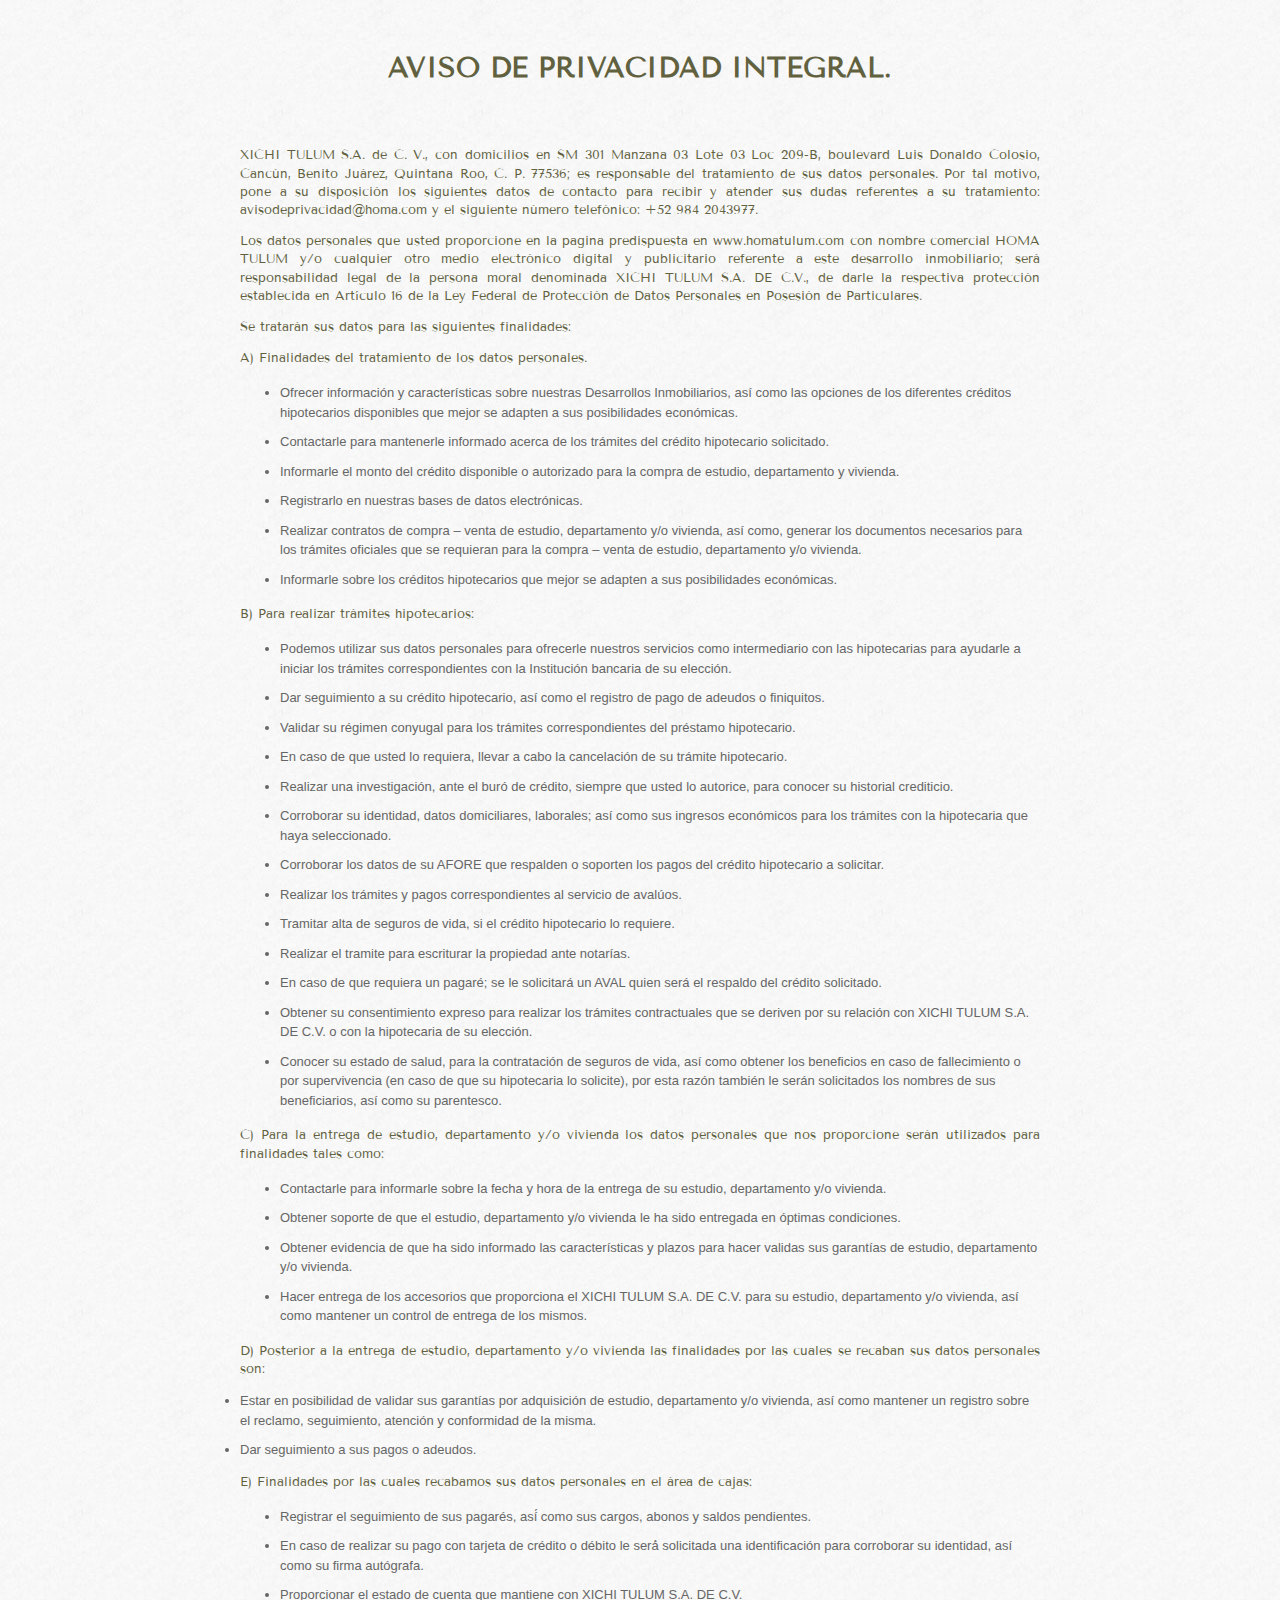
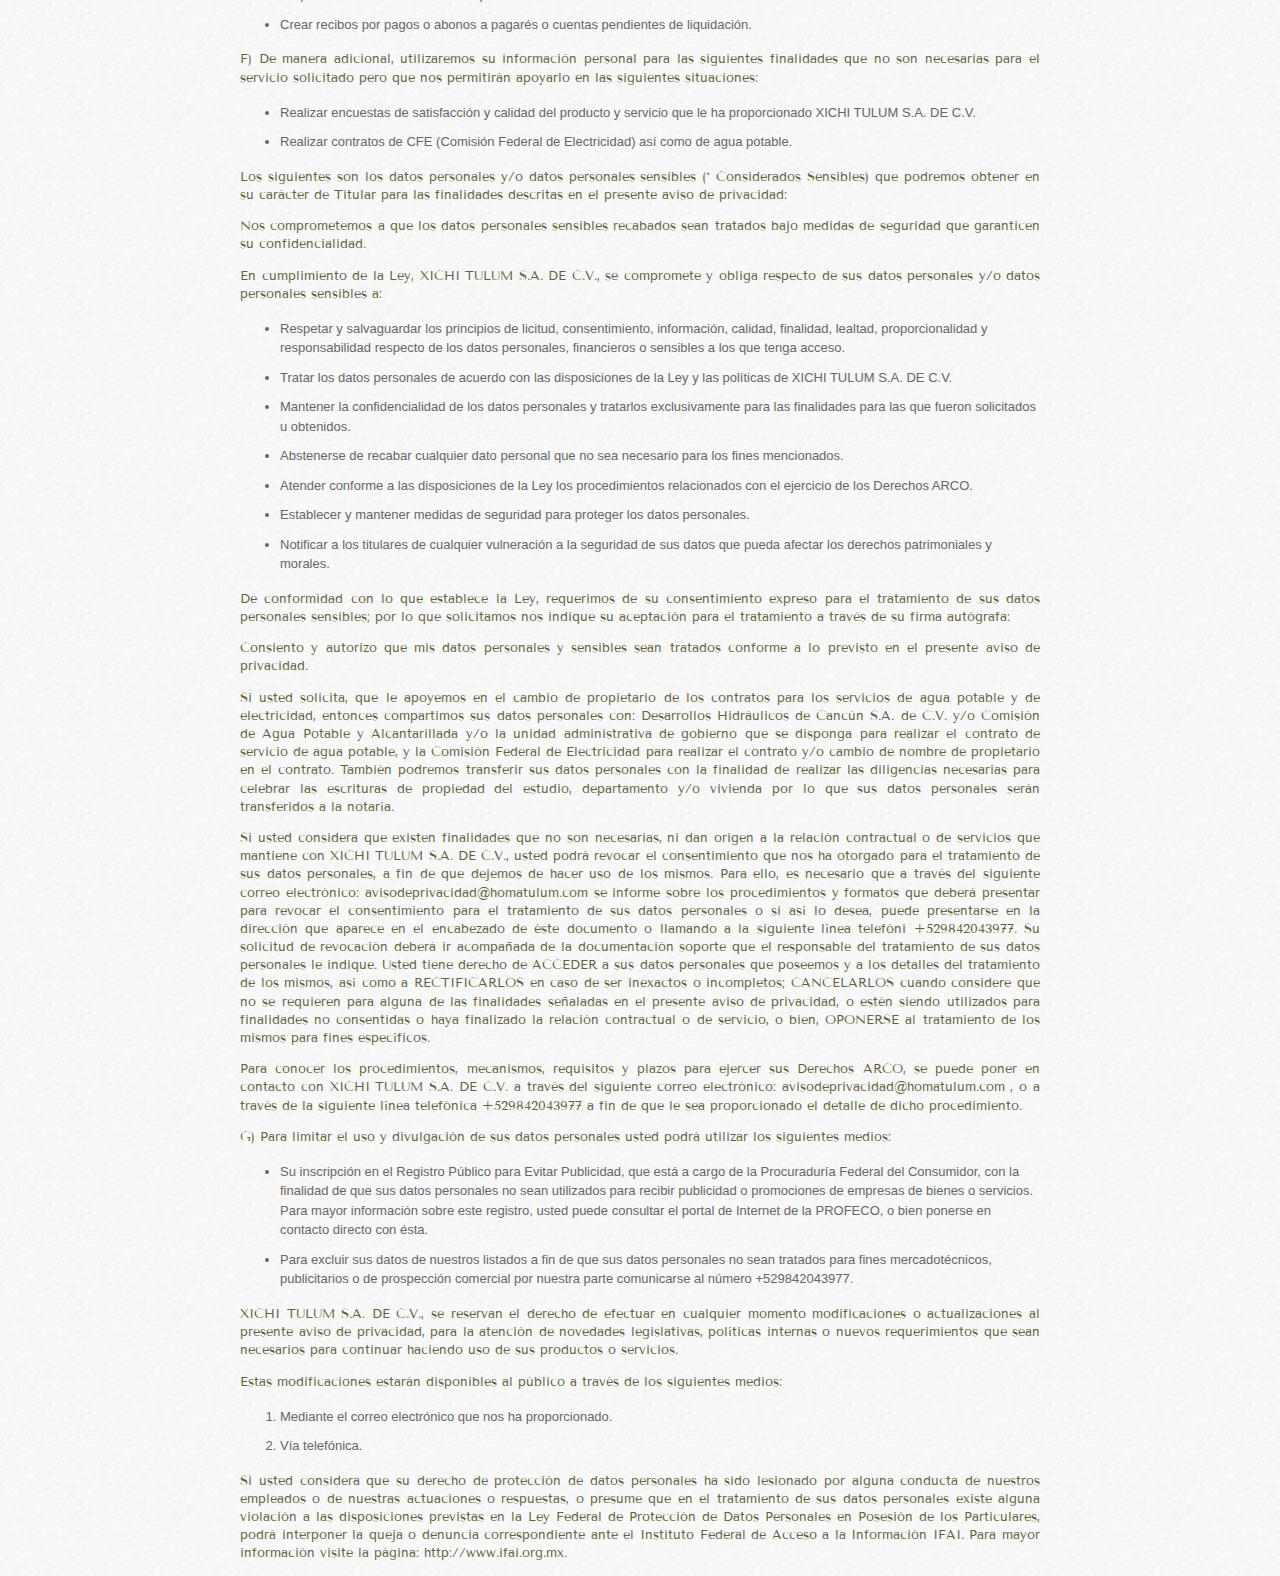
<file: docs/avisodeprivacidad.html>
<!DOCTYPE html>
<html lang="en">

<head>
    <meta charset="UTF-8">
    <title>Homa Tulum | Aviso de privacidad</title>
    <link crossorigin rel="preload" href="https://fonts.googleapis.com/css2?family=Mulish:wght@300;400;700&display=swap" as="style" onload="this.onload=null;this.rel='stylesheet'">
    <noscript>
        <link rel="stylesheet" href="https://fonts.googleapis.com/css2?family=Mulish:wght@100;300;600&display=swap">
    </noscript>
    <link crossorigin rel="preload" href="https://fonts.googleapis.com/css2?family=Tenor+Sans&display=swap" as="style" onload="this.onload=null;this.rel='stylesheet'">
    <noscript>
        <link rel="stylesheet" href="https://fonts.googleapis.com/css2?family=Tenor+Sans&display=swap">
    </noscript>

    <style>
        body {
            background: url('images/sand.jpg');
        }

        :root {
            --blacksemi: rgba(0, 0, 0, 0.8);
            --whitesemi: rgba(255, 255, 255, 0.9);
            /*  --navbg: rgba(95, 99, 63, 0.95);*/
            --navbg: rgba(0, 0, 0, 0.8);
            --brown: #9c5537;
            --brownsemi: rgba(33, 13, 5, 0.4);
            --blue: #585857;
            --green: #61613f;
            --lightbrown: #d3c59e;
            --spritesize: 600%;
        }

        .wrapper {
            max-width: 800px;
            margin: 0 auto;
        }

        h3 {
            font-weight: 600;
            text-align: center;
            line-height: 1.3;
            font-family: sans-serif;
            font-family: 'Tenor Sans';
            font-size: 28px;
            margin: 50px 0 60px 0;
            color: var(--green);
        }

        p {
            color: var(--green);
            font-family: sans-serif;
            font-family: 'Tenor Sans';
            font-size: 13px;
            text-align: justify;
            line-height: 1.4;
        }
        
        li{
            font-family: sans-serif;
            font-size: 13px;
            color: #666;
            line-height: 1.5;
            margin-bottom: 10px;
        }

    </style>
</head>

<body>
    <div class="wrapper aviso">
        <h3>AVISO DE PRIVACIDAD INTEGRAL.</h3>
        <p>XICHI TULUM S.A. de C. V., con domicilios en SM 301 Manzana 03 Lote 03 Loc 209-B, boulevard Luis Donaldo Colosio, Cancún, Benito Juárez, Quintana Roo, C. P. 77536; es responsable del tratamiento de sus datos personales. Por tal motivo, pone a su disposición los siguientes datos de contacto para recibir y atender sus dudas referentes a su tratamiento: avisodeprivacidad@homa.com y el siguiente número telefónico: +52 984 2043977.</p>
        <p>Los datos personales que usted proporcione en la pagina predispuesta en www.homatulum.com con nombre comercial HOMA TULUM y/o cualquier otro medio electrónico digital y publicitario referente a este desarrollo inmobiliario; será responsabilidad legal de la persona moral denominada XICHI TULUM S.A. DE C.V., de darle la respectiva protección establecida en Artículo 16 de la Ley Federal de Protección de Datos Personales en Posesión de Particulares.</p>
        <p>Se tratarán sus datos para las siguientes finalidades:</p>
        <p>A) Finalidades del tratamiento de los datos personales.<br>
        <ul>
            <li>Ofrecer información y características sobre nuestras Desarrollos Inmobiliarios, así como las opciones de los diferentes créditos hipotecarios disponibles que mejor se adapten a sus posibilidades económicas.</li>
            <li>Contactarle para mantenerle informado acerca de los trámites del crédito hipotecario solicitado.</li>
            <li>Informarle el monto del crédito disponible o autorizado para la compra de estudio, departamento y vivienda.</li>
            <li>Registrarlo en nuestras bases de datos electrónicas.</li>
            <li>Realizar contratos de compra – venta de estudio, departamento y/o vivienda, así como, generar los documentos necesarios para los trámites oficiales que se requieran para la compra – venta de estudio, departamento y/o vivienda.</li>
            <li>Informarle sobre los créditos hipotecarios que mejor se adapten a sus posibilidades económicas.</li>
        </ul>
        <p>B) Para realizar trámites hipotecarios:<br>
        <ul>
            <li>Podemos utilizar sus datos personales para ofrecerle nuestros servicios como intermediario con las hipotecarias para ayudarle a iniciar los trámites correspondientes con la Institución bancaria de su elección.</li>
            <li>Dar seguimiento a su crédito hipotecario, así como el registro de pago de adeudos o finiquitos.</li>
            <li>Validar su régimen conyugal para los trámites correspondientes del préstamo hipotecario.</li>
            <li>En caso de que usted lo requiera, llevar a cabo la cancelación de su trámite hipotecario.</li>
            <li>Realizar una investigación, ante el buró de crédito, siempre que usted lo autorice, para conocer su historial crediticio.</li>
            <li>Corroborar su identidad, datos domiciliares, laborales; así como sus ingresos económicos para los trámites con la hipotecaria que haya seleccionado.</li>
            <li>Corroborar los datos de su AFORE que respalden o soporten los pagos del crédito hipotecario a solicitar.</li>
            <li>Realizar los trámites y pagos correspondientes al servicio de avalúos.</li>
            <li>Tramitar alta de seguros de vida, si el crédito hipotecario lo requiere.</li>
            <li>Realizar el tramite para escriturar la propiedad ante notarías.</li>
            <li>En caso de que requiera un pagaré; se le solicitará un AVAL quien será el respaldo del crédito solicitado.</li>
            <li>Obtener su consentimiento expreso para realizar los trámites contractuales que se deriven por su relación con XICHI TULUM S.A. DE C.V. o con la hipotecaria de su elección.</li>
            <li>Conocer su estado de salud, para la contratación de seguros de vida, así como obtener los beneficios en caso de fallecimiento o por supervivencia (en caso de que su hipotecaria lo solicite), por esta razón también le serán solicitados los nombres de sus beneficiarios, así como su parentesco.</li>
        </ul>
        <p>C) Para la entrega de estudio, departamento y/o vivienda los datos personales que nos proporcione serán utilizados para finalidades tales como:<br>
        <ul>
            <li>Contactarle para informarle sobre la fecha y hora de la entrega de su estudio, departamento y/o vivienda.</li>
            <li>Obtener soporte de que el estudio, departamento y/o vivienda le ha sido entregada en óptimas condiciones.</li>
            <li>Obtener evidencia de que ha sido informado las características y plazos para hacer validas sus garantías de estudio, departamento y/o vivienda.</li>
            <li>Hacer entrega de los accesorios que proporciona el XICHI TULUM S.A. DE C.V. para su estudio, departamento y/o vivienda, así como mantener un control de entrega de los mismos.</li>
        </ul>
        <p>D) Posterior a la entrega de estudio, departamento y/o vivienda las finalidades por las cuales se recaban sus datos personales son:<br>
            <li>Estar en posibilidad de validar sus garantías por adquisición de estudio, departamento y/o vivienda, así como mantener un registro sobre el reclamo, seguimiento, atención y conformidad de la misma.</li>
            <li>Dar seguimiento a sus pagos o adeudos.</li>
        </p>
        <p>E) Finalidades por las cuales recabamos sus datos personales en el área de cajas:<br>
        <ul>
            <li>Registrar el seguimiento de sus pagarés, así́ como sus cargos, abonos y saldos pendientes.</li>
            <li>En caso de realizar su pago con tarjeta de crédito o débito le será́ solicitada una identificación para corroborar su identidad, así como su firma autógrafa.</li>
            <li>Proporcionar el estado de cuenta que mantiene con XICHI TULUM S.A. DE C.V.</li>
            <li>Crear recibos por pagos o abonos a pagarés o cuentas pendientes de liquidación.</li>
        </ul>
        <p>F) De manera adicional, utilizaremos su información personal para las siguientes finalidades que no son necesarias para el servicio solicitado pero que nos permitirán apoyarlo en las siguientes situaciones:</p>
        <ul>
            <li>Realizar encuestas de satisfacción y calidad del producto y servicio que le ha proporcionado XICHI TULUM S.A. DE C.V.</li>
            <li>Realizar contratos de CFE (Comisión Federal de Electricidad) así como de agua potable.</li>
        </ul>
        <p>Los siguientes son los datos personales y/o datos personales sensibles (* Considerados Sensibles) que podremos obtener en su carácter de Titular para las finalidades descritas en el presente aviso de privacidad:</p>
        <p>Nos comprometemos a que los datos personales sensibles recabados sean tratados bajo medidas de seguridad que garanticen su confidencialidad.</p>
        <p>En cumplimiento de la Ley, XICHI TULUM S.A. DE C.V., se compromete y obliga respecto de sus datos personales y/o datos personales sensibles a:</p>
        <ul>
            <li>Respetar y salvaguardar los principios de licitud, consentimiento, información, calidad, finalidad, lealtad, proporcionalidad y responsabilidad respecto de los datos personales, financieros o sensibles a los que tenga acceso.</li>
            <li>Tratar los datos personales de acuerdo con las disposiciones de la Ley y las políticas de XICHI TULUM S.A. DE C.V.</li>
            <li>Mantener la confidencialidad de los datos personales y tratarlos exclusivamente para las finalidades para las que fueron solicitados u obtenidos.</li>
            <li>Abstenerse de recabar cualquier dato personal que no sea necesario para los fines mencionados.</li>
            <li>Atender conforme a las disposiciones de la Ley los procedimientos relacionados con el ejercicio de los Derechos ARCO.</li>
            <li>Establecer y mantener medidas de seguridad para proteger los datos personales.</li>
            <li>Notificar a los titulares de cualquier vulneración a la seguridad de sus datos que pueda afectar los derechos patrimoniales y morales.</li>
        </ul>
        <p>De conformidad con lo que establece la Ley, requerimos de su consentimiento expreso para el tratamiento de sus datos personales sensibles; por lo que solicitamos nos indique su aceptación para el tratamiento a través de su firma autógrafa:</p>
        <p>Consiento y autorizo que mis datos personales y sensibles sean tratados conforme a lo previsto en el presente aviso de privacidad.</p>
        <p>Si usted solicita, que le apoyemos en el cambio de propietario de los contratos para los servicios de agua potable y de electricidad, entonces compartimos sus datos personales con: Desarrollos Hidráulicos de Cancún S.A. de C.V. y/o Comisión de Agua Potable y Alcantarillada y/o la unidad administrativa de gobierno que se disponga para realizar el contrato de servicio de agua potable, y la Comisión Federal de Electricidad para realizar el contrato y/o cambio de nombre de propietario en el contrato. También podremos transferir sus datos personales con la finalidad de realizar las diligencias necesarias para celebrar las escrituras de propiedad del estudio, departamento y/o vivienda por lo que sus datos personales serán transferidos a la notaría.</p>
        <p>Si usted considera que existen finalidades que no son necesarias, ni dan origen a la relación contractual o de servicios que mantiene con XICHI TULUM S.A. DE C.V., usted podrá revocar el consentimiento que nos ha otorgado para el tratamiento de sus datos personales, a fin de que dejemos de hacer uso de los mismos. Para ello, es necesario que a través del siguiente correo electrónico: avisodeprivacidad@homatulum.com se informe sobre los procedimientos y formatos que deberá presentar para revocar el consentimiento para el tratamiento de sus datos personales o si así lo desea, puede presentarse en la dirección que aparece en el encabezado de éste documento o llamando a la siguiente línea telefóni +529842043977. Su solicitud de revocación deberá ir acompañada de la documentación soporte que el responsable del tratamiento de sus datos personales le indique. Usted tiene derecho de ACCEDER a sus datos personales que poseemos y a los detalles del tratamiento de los mismos, así como a RECTIFICARLOS en caso de ser inexactos o incompletos; CANCELARLOS cuando considere que no se requieren para alguna de las finalidades señaladas en el presente aviso de privacidad, o estén siendo utilizados para finalidades no consentidas o haya finalizado la relación contractual o de servicio, o bien, OPONERSE al tratamiento de los mismos para fines específicos.</p>
        <p>Para conocer los procedimientos, mecanismos, requisitos y plazos para ejercer sus Derechos ARCO, se puede poner en contacto con XICHI TULUM S.A. DE C.V. a través del siguiente correo electrónico: avisodeprivacidad@homatulum.com , o a través de la siguiente línea telefónica +529842043977 a fin de que le sea proporcionado el detalle de dicho procedimiento.</p>

        <p>G) Para limitar el uso y divulgación de sus datos personales usted podrá utilizar los siguientes medios:</p>

        <ul>
            <li>Su inscripción en el Registro Público para Evitar Publicidad, que está a cargo de la Procuraduría Federal del Consumidor, con la finalidad de que sus datos personales no sean utilizados para recibir publicidad o promociones de empresas de bienes o servicios. Para mayor información sobre este registro, usted puede consultar el portal de Internet de la PROFECO, o bien ponerse en contacto directo con ésta.</li>
            <li>Para excluir sus datos de nuestros listados a fin de que sus datos personales no sean tratados para fines mercadotécnicos, publicitarios o de prospección comercial por nuestra parte comunicarse al número +529842043977.</li>
        </ul>
        <p>XICHI TULUM S.A. DE C.V., se reservan el derecho de efectuar en cualquier momento modificaciones o actualizaciones al presente aviso de privacidad, para la atención de novedades legislativas, políticas internas o nuevos requerimientos que sean necesarios para continuar haciendo uso de sus productos o servicios.</p>

        <p>Estas modificaciones estarán disponibles al público a través de los siguientes medios:</p>


        <ol>
            <li>Mediante el correo electrónico que nos ha proporcionado.</li>
            <li>Vía telefónica.</li>
        </ol>

        <p>Si usted considera que su derecho de protección de datos personales ha sido lesionado por alguna conducta de nuestros empleados o de nuestras actuaciones o respuestas, o presume que en el tratamiento de sus datos personales existe alguna violación a las disposiciones previstas en la Ley Federal de Protección de Datos Personales en Posesión de los Particulares, podrá interponer la queja o denuncia correspondiente ante el Instituto Federal de Acceso a la Información IFAI. Para mayor información visite la página: http://www.ifai.org.mx.</p>

    </div>
</body>

</html>
</file>
<file: docs/css/styles.css>
/* http://meyerweb.com/eric/tools/css/reset/ 
   v2.0 | 20110126
   License: none (public domain)
*/
 *{
    max-width: 100%;
} 
html,
body,
div,
span,
applet,
object,
iframe,
h1,
h2,
h3,
h4,
h5,
h6,
p,
blockquote,
pre,
a,
abbr,
acronym,
address,
big,
cite,
code,
del,
dfn,
em,
img,
ins,
kbd,
q,
s,
samp,
small,
strike,
strong,
sub,
tt,
var,
b,
u,
i,
center,
dl,
dt,
dd,
ol,
ul,
li,
fieldset,
form,
label,
legend,
table,
caption,
tbody,
tfoot,
thead,
tr,
th,
td,
article,
aside,
canvas,
details,
embed,
figure,
figcaption,
footer,
header,
hgroup,
menu,
nav,
output,
ruby,
section,
summary,
time,
mark,
audio,
video {
    margin: 0;
    padding: 0;
    border: 0;
    font-size: 100%;
    font: inherit;
    vertical-align: baseline;
}

/* HTML5 display-role reset for older browsers */
article,
aside,
details,
figcaption,
figure,
footer,
header,
hgroup,
menu,
nav,
section {
    display: block;
}

body {
    line-height: 1;
}

ol,
ul {
    list-style: none;
}

blockquote,
q {
    quotes: none;
}

blockquote:before,
blockquote:after,
q:before,
q:after {
    content: '';
    content: none;
}

table {
    border-collapse: collapse;
    border-spacing: 0;
}




/* Splide pagination fix */

.splide__track {
    margin-bottom: 40px;
}

.splide__pagination {
    bottom: -1.6em !important;
}

.splide__slide img {
    width: 100%;
}

.splide__pagination__page.is-active {
    background: #675851;
}

.splide__pagination__page {
    background: #8e8a7d;
}


/*
Color verde: #5d6339 al 75%
Café: #c8af87

A: dccaab
B: c9b797
C: 929174
D: 8d8b87
E: c38b73


Café claro: EADECF
Beige: D9C89D

*/


html {
  scroll-behavior: smooth;
}

body {
    margin: 0;
    padding: 0;
}

body.overflowhidden {
    overflow: hidden;
}

#loading {
    position: fixed;
    display: flex;
    justify-content: center;
    align-items: center;
    width: 100%;
    height: 100%;
    top: 0;
    left: 0;
    opacity: 1;
    background-color: #fff;
    z-index: 99;
}


/* separator */

.separator{
    
    position: absolute;
    left: 0;
    bottom: 0;
    
}


/* loading overlay */


.loading-overlay {
    z-index: 0;
}

.overlay,
#popup-overlay {
    position: fixed;
    top: 0;
    right: 0;
    bottom: 0;
    left: 0;
    background-color: #000;
    z-index: -1;
    opacity: 0;
    transition: all .6s ease-out;
}

#overlay.visible,
#popup-overlay.visible {
    opacity: 0.98;
    z-index: 10000;
    -webkit-backdrop-filter: saturate(180%) blur(20px);
    backdrop-filter: saturate(180%) blur(20px);
}

#popup-overlay {
    background-color: rgb(123 130 93 / 78%);
    opacity: 0;
    transition: all 0.3s ease;
    -webkit-backdrop-filter: saturate(180%) blur(20px);
    backdrop-filter: saturate(180%) blur(20px);
}


#popup-overlay .popup-overlay-wrapper {
    position: absolute;
    width: 100%;
    text-align: center;
    color: var(--lightbrown);
    top: 10vh;
}

#popup-overlay .whatsapphomalogo {
    width: 160px;
    height: 160px;
    background: url(../images/homasprite.svg) top left;
    background-size: 600% 600%;
    background-position: 0% 200%;
    display: inline-block;
}

#popup-overlay a {
    color: var(--lightbrown);
    text-decoration: none;
}

#popup-overlay h3 {
    margin-bottom: 10px;
    color: #fff;
    font-size: 18px;
    font-weight: 100;
    font-family: 'Mulish', sans-serif;
}

#popup-overlay h5 {
    line-height: 1.5;
    color: #fff;
    font-size: 12px;
    font-weight: 100;
    font-family: 'Mulish', sans-serif;
}

#popup-overlay .socialspopup {
    margin-top: 20px;
}

#popup-overlay .socialspopup div {
    background: url(../images/homasprite.svg) top left;
    background-size: 600% 600%;
    background-position: 80% 100%;
    width: 40px;
    height: 40px;
    display: inline-block;
    margin: 0 20px;
}

#popup-overlay .socialspopup div.facebook {
    background-position: 100% 100%;
}





@keyframes kenburn {
    0% {
        transform: scale(1, 1)
    }

    100% {
        transform: scale(1.2, 1.2)
    }
}

nav {
    position: fixed;
    width: 100%;
    z-index: 1000;
    transition: all 0.3s ease;
    height: 40px;
    max-height: 40px;
}

nav.sticky {
    background-color: rgb(123 130 93 / 78%);
    -webkit-backdrop-filter: saturate(180%) blur(20px);
    backdrop-filter: saturate(180%) blur(20px);
    opacity: 0.98;
}

nav.visible {
    width: 100vw;
    height: 100vh;
    max-height: 100vh;
}

nav.visible,
nav.visible.sticky {
    background-color: rgb(123 130 93 / 78%);
    opacity: 0.98;
    -webkit-backdrop-filter: saturate(180%) blur(20px);
    backdrop-filter: saturate(180%) blur(20px);
}

nav.visible .mainlogonav {
    margin: 20px auto;
    max-width: 180px;
}


nav.sticky.visible .mainlogo,
nav.visible .mainlogo {
    opacity: 0;
}


.languagebar {
    position: absolute;
    right: 50px;
    top: 5px;
    visibility: hidden;
    opacity: 0;
    transition: opacity 0.3s ease;
    transition-delay: 0.16s;
}

nav.sticky .languagebar {
    visibility: visible;
    opacity: 1;
}

nav.visible .languagebar {
    visibility: hidden;
    opacity: 0;
}

.languagebar a {
    color: #fff;
    font-size: 13px;
    font-weight: 100;
    font-family: 'Mulish', sans-serif;
    text-decoration: none;
    display: inline-block;
    padding: 10px;
    text-align: center;
}

.hm {
    position: absolute;
    top: 32px;
    right: 22px;
    width: 26px;
    height: 20px;
    transition: all .3s ease-out;
    opacity: 1;
    z-index: 100;
}

.hm.d3 {
    transition-delay: .5s;
}

.hm.out {
    opacity: 0;
    right: 0px;
}

.hm li {
    position: absolute;
    width: 100%;
    height: 2px;
    background-color: #F9F6ED;
    transition: all 0.2s ease;
}

nav.sticky .hm li {
    background-color: #F9F6ED;
}


.hm li:nth-child(1) {
    top: 0;
    left: 0;
}

.hm li:nth-child(2) {
    top: 8px;
}

.hm li:nth-child(3) {
    top: 16px;
    left: 0;
}

nav.sticky .hm {
    top: 13px;
    right: 10px;
    width: 30px;
    height: 16px;
}

nav.sticky .hm li:nth-child(2) {
    top: 6px;
}

nav.sticky .hm li:nth-child(3) {
    top: 12px;
    left: 0;
}

nav.visible .hm li {
    background-color: #F9F6ED;
}



nav.visible .hm li:nth-child(1) {
    transform: rotate(45deg);
    top: 6px;
    left: -2px;
    width: 120%;
}

nav.visible .hm li:nth-child(2) {
    width: 0;
}

nav.visible .hm li:nth-child(3) {
    transform: rotate(-45deg);
    top: 7px;
    left: -2px;
    width: 120%;
}



nav .mainlogo {
    position: absolute;
    margin: inherit;
    display: block;
    transition: all .3s ease-out;
    opacity: 1;
    max-width: 78px;
    min-width: 65px;
    top: -100%;
    filter: brightness(2);
    left: 16px;
}

nav .mainlogo.d2 {
    transition-delay: .2s;
}

nav.sticky .mainlogo {
    max-width: 78px;
    min-width: 65px;
    top: 3px;
    filter: brightness(2);
    left: 16px;
    transform: none;
}


nav .mainmenu {
    position: absolute;
    top: 30px;
    width: 60%;
    left: 20%;
    transition: all 0.2s ease;
    opacity: 0;
    visibility: hidden;
    font-size: 18px;
}

nav.visible .mainmenu {
    transition-delay: 0.25s;
    opacity: 1;
    visibility: visible;
}

nav .mainmenu a {
    color: var(--lightbrown);
    text-decoration: none;
}

nav .mainmenu li {
    color: #fff;
    font-size: 18px;
    font-weight: 100;
    font-family: 'Mulish', sans-serif;
    text-decoration: none;
    padding: 12px 0;
    text-align: center;
}

nav .mainmenu > li:nth-child(1) {
    padding: 0 0;
    border-bottom: none;
}

nav .mainmenu > li.langsel {
    border-bottom: none;
    display: flex;
    justify-content: space-around;
}


nav .mainmenu a:last-child li {
    border-bottom: none;
}

nav .lang {
    font-size: 12px;
}

nav .socials {
    position: absolute;
    bottom: 60px;
    transition: all 0.2s ease;
    opacity: 0;
    visibility: hidden;
    width: 100%
}

nav.visible .socials {
    transition-delay: 0.25s;
    opacity: 1;
    visibility: visible;
}

nav.visible .socials a {
    color: var(--lightbrown);
    text-decoration: none;
}

nav .socials .social {
    width: 49%;
    display: inline-block;
    text-align: center;
    color: #fff;
    font-size: 13px;
    font-weight: 100;
    font-family: 'Mulish', sans-serif;
}

nav .socials .social .instagram,
nav .socials .social .facebook {
    display: inline-block;
    width: 30px;
    height: 30px;
    background: url('../images/homasprite.svg') top left;
    background-size: 600% 600%;
    background-position: 80% 100%;
    vertical-align: middle;
    padding-top: 1px;
}

nav .socials .social .facebook {
    background-position: 100% 100%;
}





/* MAIN HOMA */


#mainhoma {
    /*
    background: url(../images/homakah.jpg) no-repeat center center;
    -webkit-background-size: cover;
    -moz-background-size: cover;
    -o-background-size: cover;
    background-size: cover;
    height: 100vh;
    position: relative;
    overflow: hidden;
*/
    width: 100vw;
    height: 100vh;
    position: relative;
}

.homa-kah-logo {
    max-width: 70vw;
    position: absolute;
    top: 26vh;
    z-index: 10;
    left: 50%;
    transform: translateX(-50%);
}

.homa-kah-logo img {
    display: block;
    width: 100%;
}



/* KEN BURNS START */


.homa-ken {
    position: absolute;
    width: 100vw;
    height: 100vh;
    overflow: hidden;
}

.homa-ken .slideshow-image {

    position: absolute;
    width: 100%;
    height: 100%;
    background: no-repeat 50% 50%;
    background-size: cover;
    background-image: url('../images/homakah.jpg');
    opacity: 1;
    z-index: 3;
    background-position-x: 47%;
}

@keyframes kenburns-1 {
    0% {
        opacity: 1;
        transform: scale(1);
    }



    100% {
        opacity: 1;
        transform: scale(1.2);
    }

}

/* KEN BURNS END */






section {
    position: relative;
}

.section-wrapper {
    max-width: 1180px;
}

/* fading elements */
.fade {
    transition: opacity 0.7s ease-in;
}

.fadeOut {
    opacity: 0;
}

.fadeIn {
    opacity: 1;
}

.amp{
    font-family: 'Caveat', sans-serif;
}


p.sectitle {
    font-size: 30px;
    color: var(--green);
    padding: 50px 18px 10px 18px;
    text-align: center;
    line-height: 1;
    font-family: sans-serif;
    font-family: 'Tenor Sans';
    font-weight: 300;
}



p.general.centered {
    text-align: center;
}

p.prominent {
    transform: translateY(0px) translateX(0);
    transition: transform 1s ease, opacity 1s ease;
    color: var(--green);
    font-weight: 100;
    line-height: 1.1;
    font-family: 'Mulish', sans-serif;
    z-index: 20;
    position: relative;
    text-align: center;
    font-size: 20px;
    margin: 20px auto 15vw auto;
}


section#intro {
    /*    background: url(../images/intro-bg.jpg) no-repeat center center;*/
    /*    background: rgb(177,163,129);*/
    background: #F9F6ED;
    /*    background: linear-gradient(0deg, rgba(177,163,129,1) 0%, rgba(218,200,157,1) 100%);*/
    -webkit-background-size: cover;
    -moz-background-size: cover;
    -o-background-size: cover;
    background-size: cover;
    /*    min-height: 100vh;*/
    position: relative;
    overflow: hidden;
    padding-top: 30px;
}

/*
section#intro:after {
    content: '';
    display: block;
    width: 100%;
    height: 20px;
    background: linear-gradient(to right bottom, transparent 46%, rgb(232,224,205) 50%),    linear-gradient(-50deg, #ffffff 16px, transparent 0);
    position: absolute;
    bottom: 0;
}
*/


section#intro h1 {
    color: white;
    text-align: center;
    font-family: 'Tenor Sans', sans-serif;
    font-size: 44px;
    margin: 100px 0 22px 0;
}

section#intro p.general {
    color: #464646;
}


section#intro p.introtagline{
    font-family: 'Tenor Sans', sans-serif;
}


section#intro .kah {
    text-align: center;
}

section#intro .kah h1 {
    color: white;
    font-family: 'Tenor Sans', sans-serif;
    font-size: 28px;
    margin: 0 6px;
    width: 50px;
    display: inline-block;
}




.intro {
    position: relative;
}


p.smallmarginbottom {
    margin-bottom: 20px;
}

p.leftmargin {
    margin-bottom: 10px;
    width: 60%;
    margin-left: 20%;
}

section#intro .introsmall1 {
    max-width: 70px;
    vertical-align: bottom;
    margin-right: 8px;
}

section#intro .introsmall2 {
    max-width: 50px;
    vertical-align: text-top;
    margin-right: 8px;
}
section#intro .introsmall3 {
    max-width: 70px;
    vertical-align: bottom;
    margin-right: 2px;
}



section#intro .projectoverview{
    width: 50%;
    margin-left: 400px;
}


.intro #intro-slider {
    /*
    width: 80%;
    margin: 40px 0 0 10%;
*/
    margin-top: 40px;
    margin-bottom: 0px;
}

.intro #intro-slider .splide__track {
    margin-bottom: 0;
}

.intro #intro-slider ul li img {
    width: 100%;
}



/* Masterplan */

section#masterplan {
    /*    background: url(../images/masterplan-bg.jpg) no-repeat center center;*/
    background: #F9F6ED;
    -webkit-background-size: cover;
    -moz-background-size: cover;
    -o-background-size: cover;
    background-size: cover;
    min-height: 100vh;
    position: relative;
    overflow: hidden;
}

section#masterplan h1 {
    font-family: 'Mulish', sans-serif;
    font-size: 36px;
    max-width: 226px;
    text-align: center;
    margin: 0 auto;
    color: #6E6055;
    font-weight: 300;
}

section#masterplan h1:nth-child(1) {
    font-family: 'Tenor Sans', sans-serif;
    text-align: center;
    color: #767B60;
    font-size: 36px;
    text-transform: uppercase;
    width: 170px;
    margin: 70px auto 0 auto;
}

section#masterplan h1:nth-child(2) {
    font-family: 'Caveat', sans-serif;
    font-size: 34px;
    width: 154px;
    text-align: right;
    margin: -12px auto 40px auto;
    color: #6E6055;
    font-weight: 400;
}

section#masterplan img.masterplan-main {
    width: 100%;
    margin: 20px auto;
}

section#masterplan p.general {
    color: #666;
}

section#masterplan .masterplanbullet{
    display: flex;
    align-items: center;
}


section#masterplan .masterplanbullet img{
    width: 30px;
    margin: 4px 10px 4px 0;
}

section#masterplan .homasmall{
    display: inline-block;
    width: 56px;
    vertical-align: sub;
}
section#masterplan .kahsmall{
    display: inline-block;
    width: 36px;
    vertical-align: initial;
}



/* Take a look */

section#takealook {
    /*    background: url(../images/masterplan-bg.jpg) no-repeat center center;*/
    background: #F9F6ED;
    -webkit-background-size: cover;
    -moz-background-size: cover;
    -o-background-size: cover;
    background-size: cover;
    position: relative;
    overflow: hidden;
}

section#takealook h1 {
    font-family: 'Mulish', sans-serif;
    font-size: 36px;
    text-align: center;
    margin: 0 auto;
    color: #6E6055;
    font-weight: 300;
}

section#takealook h1:nth-child(1) {
    font-family: 'Tenor Sans', sans-serif;
    text-align: center;
    color: #767B60;
    font-size: 36px;
    text-transform: uppercase;
    width: 270px;
    margin: 70px auto 0 auto;
}

section#takealook h1:nth-child(2) {
    font-family: 'Caveat', sans-serif;
    font-size: 34px;
    width: 270px;
    text-align: right;
    margin: -12px auto 40px auto;
    color: #6E6055;
    font-weight: 400;
}

section#takealook img.masterplan-main {
    width: 100%;
    margin: 20px auto;
}


/* Design principles */

section#principles {
    /*    background: url(../images/masterplan-bg.jpg) no-repeat center center;*/
    background-color: #F9F6ED;
    -webkit-background-size: cover;
    -moz-background-size: cover;
    -o-background-size: cover;
    background-size: cover;
    position: relative;
    overflow: hidden;
}

/*
section#principles:after {
    content: '';
    display: block;
    width: 100%;
    height: 20px;
    background: linear-gradient(to right bottom, transparent 46%, #b19f87 50%), linear-gradient(-50deg, #ffffff 16px, transparent 0);
    position: absolute;
    bottom: 0;
    z-index: 1000;
}
*/

section#principles > h1 {
    font-family: 'Mulish', sans-serif;
    font-size: 24px;
    text-align: center;
    margin: 0 auto;
    color: #666;
}


section#principles h1:nth-child(1) {
    font-family: 'Tenor Sans', sans-serif;
    text-align: center;
    color: #767B60;
    font-size: 36px;
    text-transform: uppercase;
    width: 280px;
    margin: 30px auto 0 auto;
}
section#principles h1:nth-child(1) span {
    font-family: 'Caveat', sans-serif;
    font-size: 54px;
    color: #6E6055;
    font-weight: 400;
    display: inline-block;
    padding: 0px 4px 0 0px;
    transform: translateY(16px);
}

section#principles h1:nth-child(2) {
    font-family: 'Caveat', sans-serif;
    font-size: 34px;
    width: 244px;
    text-align: right;
    margin: -17px auto 40px auto;
    color: #6E6055;
    font-weight: 400;
}




section#principles .principlescontainer {
    margin-bottom: 50px;
}

section#principles .principlescontainer .principle {
    display: flex;
    flex-wrap: wrap;
    justify-content: center;
}

section#principles .principlescontainer h1 {
    font-family: 'Tenor Sans', sans-serif;
    font-size: 18px;
    color: #767B60;
    margin: 0 0 10px 32%;
    width: 50%;
    text-align: left;
}

section#principles .principlescontainer .principle img {
    width: 16%;
    margin-right: 4%;
}

section#principles .principlescontainer .principle p {
    font-family: 'Mulish', sans-serif;
    font-size: 14px;
    line-height: 1.5;
    color: #666;
    width: 54%;
    font-weight: 300;
    text-align: justify;
}





/* Honest materials */

section#honest {
    /*    background: url(../images/masterplan-bg.jpg) no-repeat center center;*/
    background-color: #F9F6ED;
    -webkit-background-size: cover;
    -moz-background-size: cover;
    -o-background-size: cover;
    background-size: cover;
/*    min-height: 100vh;*/
    position: relative;
    overflow: hidden;
    padding-top: 30px;
}

/*
section#honest:after {
    content: '';
    display: block;
    width: 100%;
    height: 20px;
    background: linear-gradient(to left bottom, transparent 46%, #f7eed9 50%);
    position: absolute;
    bottom: 0;
    z-index: 1000;
}
*/


section#honest > h1:nth-child(1) {
    font-family: 'Tenor Sans', sans-serif;
    text-align: center;
    color: #767B60;
    font-size: 36px;
    text-transform: uppercase;
    width: 170px;
    margin: 0 auto;
}

section#honest > h1:nth-child(2) {
    font-family: 'Caveat', sans-serif;
    font-size: 34px;
    width: 164px;
    text-align: right;
    margin: -14px auto 20px auto;
    color: #6E6055;
    font-weight: 400;
}



section#honest #honestmaterials-slider {
    width: 100%;
    margin: 0 auto;
}

section#honest #honestmaterials-slider img {
    border-radius: 50%;
}

section#honest #honestmaterials-slider h1 {
    font-family: 'Mulish', sans-serif;
    text-align: center;
    color: #767B60;
    font-size: 13px;
    margin: 20px auto 0 auto;
    line-height: 1.2;
    min-height: 60px;
}
section#honest #honestmaterials-slider h1.slider-act-tot {
    margin: 0px auto 0 auto;
    display: none;
}

section#honest .splide__track {
    margin-bottom: 0px;
}

section#honest .honestmaterials-slider-tot{
    color: #bbb;
}




/* Amenities */

section#amenities {
    /*    background: url(../images/amenities-bg.jpg) no-repeat center center;*/
    background: #f9f6ed;
    -webkit-background-size: cover;
    -moz-background-size: cover;
    -o-background-size: cover;
    background-size: cover;
    position: relative;
    overflow: hidden;
    padding-top: 50px;
}

section#amenities h1 {
    font-family: 'Mulish', sans-serif;
    font-size: 36px;
    text-align: center;
    margin: 0 auto;
    color: #6E6055;
    font-weight: 300;
}

section#amenities h1:nth-child(1) {
    font-family: 'Tenor Sans', sans-serif;
    text-align: center;
    color: #767B60;
    font-size: 36px;
    text-transform: uppercase;
    width: 210px;
    margin: 20px auto 0 auto;
}

section#amenities h1:nth-child(2) {
    font-family: 'Caveat', sans-serif;
    font-size: 34px;
    width: 180px;
    text-align: right;
    margin: -12px auto 10px auto;
    color: #6E6055;
    font-weight: 400;
}

section#amenities img.amenities-main {
    width: 100%;
    margin: 20px auto 0 auto;
}

section#amenities .amenities-wrapper {
    position: relative;
}

section#amenities.open .amenities-wrapper {
    background: url(../images/homalogoisolight.svg);
    background-size: contain;
    background-repeat: no-repeat;
    background-position-x: 80%;
}

section#amenities p.general {
    color: #666;
    text-align: center;
}

section#amenities ul#amul {
    transition: all 0.5s ease;
    margin-top: 20px;
}

section#amenities.open ul#amul {
    /*    margin-left: -70%;*/
    /*    position: absolute;*/
    margin-left: -70%;
    margin-top: 20px;
    margin-bottom: 10px;
}

section#amenities ul#amul li {
    color: #6E6055;
    font-size: 16px;
    font-weight: 100;
    border-radius: 30px;
    margin-bottom: 12px;
    margin-left: -20px;
    position: relative;
    text-align: right;
    padding: 8px 12px 8px 0;
    width: 20%;
    transition: all 0.5s ease;
    background-color: #aaac98;
}



section#amenities ul#amul li img.backarrow{
    max-height: 20px;
    position: absolute;
    right: 62px;
    top: 11px;
    opacity: 0;
    transition: opacity 0.5s ease;
}

section#amenities.open ul#amul li.vis img.backarrow{ opacity: 1 }




/* 
section#amenities ul li.fadeOut {} */

section#amenities ul#amul li.fadeIn {
    width: 30%;
}

section#amenities ul#amul li.vis {
    width: 56%;
    opacity: 1;
    background-color: #8ab2ab;
}

section#amenities ul#amul li.hid {
    width: 53%;
}

section#amenities ul#amul li img {
    width: 24px;
    height: 24px;
    margin: 0;
    padding: 0;
    border: 0;
    vertical-align: middle;
}

/*
section#amenities ul li:hover{
    width: 55%;
    cursor: pointer;
}
*/

section#amenities ul#amul li span.bullet {
    color: #fff;
    font-size: 18px;
}

section#amenities ul#amul li span.text {
    float: left;
    margin-left: 100%;
    width: 68vw;
    text-align: left;
    margin-top: -20px;
    padding-left: 20px;
    font-size: 15px;
    color: #6E6055;
    font-weight: 100;
    line-height: 1.3;
    font-family: 'Tenor Sans', sans-serif;
    text-transform: uppercase;
    transition: opacity 0.2s ease;
    opacity: 1;
}

section#amenities ul#amul li span.text.hid {
    opacity: 0;
}

section#amenities .amenities-stage.hid {
    display: none;
}

section#amenities .amenities-stage {
    position: absolute;
    left: 32%;
    top: 3%;
    width: 62%;
}

section#amenities .amenities-stage h2 {
    text-align: center;
    font-size: 15px;
    color: #6E6055;
    font-weight: 100;
    font-family: 'Tenor Sans', sans-serif;
    text-transform: uppercase;
    margin-top: 10px;
}

section#amenities .amenities-stage img {
    width: 100%;
    margin: 10px auto;
    display: block;
}

section#amenities .amenities-stage table {
    width: 200px;
    margin: 0 auto 20px auto;
    font-size: 12px;
    font-weight: 100;
    line-height: 1.3;
    font-family: 'Mulish', sans-serif;
    color: #666;
}

section#amenities .amenities-stage table td {
    padding: 4px 10px;
}

section#amenities .amenities-stage table td.tablespec {
    text-align: right;
}

section#amenities .amenities-stage table td.tablespecbold {
    font-weight: bold;
}

section#amenities .amenities-stage table td.mb {
    border-bottom: 1px solid #666;
}

section#amenities .amenities-stage table td.mr {
    border-right: 1px solid #666;
}

section#amenities .close {
    transition: all 0.5s ease;
    transition-delay: 0.2s;
    position: relative;
    width: 30px;
    height: 30px;
    background: url(../images/icons/close.svg) no-repeat top left;
    transform: translateY(-160%) translateX(0%);
    float: right;
    margin-right: 10px;
}

section#amenities .close.hid {
    transition-delay: 0s;
    transition: all 0.1s ease;
    transform: translateX(200%) translateY(-160%);
}

section#amenities p.tag1 {
    padding: 4px 12px 3px 0;
    margin: 0;
    text-align: right;
    width: 38%;
    border-top-right-radius: 20px;
    border-bottom-right-radius: 20px;
    color: white;
}


section#amenities p.tag2 {
    padding: 12px;
    width: 25%;
    color: white;
    margin: 0 0 0 55%;
}

section#amenities .space1 p.tag1,
section#amenities .space1 p.tag2 {
    background-color: #dccaab;
}

section#amenities .space2 p.tag1,
section#amenities .space2 p.tag2 {
    background-color: #c9b797;
}

section#amenities .space3 p.tag1,
section#amenities .space3 p.tag2 {
    background-color: #929174;
}

section#amenities .space4 p.tag1,
section#amenities .space4 p.tag2 {
    background-color: #8d8b87;
}

section#amenities .space5 p.tag1,
section#amenities .space5 p.tag2 {
    background-color: #c38b73;
}

section#amenities .space {
    display: none;
}

section#amenities.open.act1 .space1,
section#amenities.open.act2 .space2,
section#amenities.open.act3 .space3,
section#amenities.open.act4 .space4,
section#amenities.open.act5 .space5,
section#amenities.open.act6 .space6 {
    display: flex;
    flex-wrap: wrap;
    justify-content: center;
    align-items: center;
}

section#amenities .amenitieslocations {
    position: relative;
}

section#amenities .amenityimg {
    position: absolute;
    width: 100%;
    top: 0;
    left: 0;
    margin: 20px auto;
    opacity: 0;
    transition: opacity 0.5s ease;
}

section#amenities.act1 .amenityimg.amenityimg1 {
    opacity: 1;
}

section#amenities.act2 .amenityimg.amenityimg2 {
    opacity: 1;
}

section#amenities.act3 .amenityimg.amenityimg3 {
    opacity: 1;
}

section#amenities.act4 .amenityimg.amenityimg4 {
    opacity: 1;
}

section#amenities.act5 .amenityimg.amenityimg5 {
    opacity: 1;
}

section#amenities.act6 .amenityimg.amenityimg6 {
    opacity: 1;
}


section#amenities .amenities-stage ul {
    margin-top: 20px;
    width: 100%;
}

section#amenities .amenities-stage ul li {
    color: #666;
    font-size: 14px;
    font-weight: 100;
    line-height: 1.3;
    font-family: 'Mulish', sans-serif;
    margin: 8px 0;
    list-style-type: none;
    text-align: center;
}



/* Suite units */

section#suiteunits {
    /*    background: url(../images/amenities-bg.jpg) no-repeat center center;*/
    background: #f9f6ed;
    -webkit-background-size: cover;
    -moz-background-size: cover;
    -o-background-size: cover;
    background-size: cover;
    min-height: 100vh;
    position: relative;
    overflow: hidden;
}

section#suiteunits h1 {
    font-family: 'Mulish', sans-serif;
    font-size: 36px;
    text-align: center;
    margin: 0 auto;
    color: #6E6055;
    font-weight: 300;
}

section#suiteunits h1:nth-child(1) {
    font-family: 'Caveat', sans-serif;
    font-size: 44px;
    width: 180px;
    text-align: left;
    margin: 0 auto;
    color: #6E6055;
    font-weight: 400;
}

section#suiteunits h1:nth-child(2) {
    font-family: 'Tenor Sans', sans-serif;
    text-align: center;
    color: #767B60;
    font-size: 36px;
    text-transform: uppercase;
    width: 150px;
    margin: -15px auto 0 auto;
}
section#suiteunits h1:nth-child(3) {
    font-family: 'Caveat', sans-serif;
    font-size: 34px;
    width: 169px;
    text-align: right;
    margin: -14px auto 40px auto;
    color: #6E6055;
    font-weight: 400;
}

section#suiteunits .mainimage {
    width: 100%;
    margin-bottom: 20px;
}

section#suiteunits p.general {
    color: #6E6055;
}


section#suiteunits .kahsmall {
    width: 50px;
}









/* Suites */

section#suites {
    /*    background: url(../images/masterplan-bg.jpg) no-repeat center center;*/
    background: #F9F6ED;
    -webkit-background-size: cover;
    -moz-background-size: cover;
    -o-background-size: cover;
    background-size: cover;
    min-height: 560px;
    position: relative;
    overflow: hidden;
    padding-top: 50px;
}

section#suites h1 {
    font-family: 'Mulish', sans-serif;
    font-size: 36px;
    text-align: center;
    margin: 0 auto;
    color: #6E6055;
    font-weight: 300;
}

section#suites h1:nth-child(1) {
    font-family: 'Tenor Sans', sans-serif;
    text-align: center;
    color: #767B60;
    font-size: 36px;
    text-transform: uppercase;
    width: 320px;
    margin: 20px auto 0 auto;
}

section#suites h1:nth-child(2) {
    font-family: 'Caveat', sans-serif;
    font-size: 34px;
    width: 240px;
    text-align: right;
    margin: -12px auto 30px auto;
    color: #6E6055;
    font-weight: 400;
}

section#suites img.suites-main {
    width: 100%;
    margin: 0 auto 35px auto;
}

section#suites p.general {
    color: #666;
}

section#suites ul#mpul {
    transition: all 0.5s ease;
    position: absolute;
    left: 0px;
}

section#suites.open ul#mpul {
    left: -70px;
    top: -2px
}

section#suites ul#mpul li {
    color: #6E6055;
    font-size: 16px;
    font-weight: 100;
    border-radius: 30px;
    margin-bottom: 17px;
    margin-left: -20px;
    position: relative;
    text-align: right;
    padding: 8px 12px 8px 0;
    width: 30%;
    transition: all 0.5s ease;
    background-color: #aaac98;
}

/* section#suites ul li.fadeOut {} */

section#suites ul#mpul li.fadeIn {
    width: 30%;
}

section#suites ul#mpul li.vis {
    width: 58%;
    opacity: 1;
    background-color: #8ab2ab;
}

section#suites ul#mpul li.hid {
    width: 51%;
}

/*
section#suites ul li:hover{
    width: 55%;
    cursor: pointer;
}
*/

section#suites ul#mpul li span.bullet {
    color: #fff;
    font-size: 18px;
}

section#suites ul#mpul li img {
    max-width: 20px;
    margin: 0 0 0 4px;
    padding: 0;
    border: 0;
    vertical-align: middle;
}

section#suites ul#mpul li img.bigger {
    max-width: 40px;
}

section#suites ul#mpul li span.text {
    float: left;
    margin-left: 100%;
    width: 68vw;
    text-align: left;
    margin-top: -20px;
    padding-left: 20px;
    font-size: 15px;
    color: #6E6055;
    font-weight: 100;
    line-height: 1.3;
    font-family: 'Tenor Sans', sans-serif;
    text-transform: uppercase;
/*    transition: opacity 0.2s ease;*/
    opacity: 1;
}

section#suites ul#mpul li span.text.hid {
    opacity: 0;
}

section#suites .suites-stage.hid {
    /*    display: none;*/
    opacity: 0;
}

section#suites .suites-stage {
    position: relative;
    width: 60%;
    margin-left: 29%;
}

section#suites .suites-stage img {
    width: 100%;
    margin: 10px auto;
    display: block;
}

section#suites .suites-stage table {
    width: 200px;
    margin: 20px auto 20px auto;
    font-size: 12px;
    font-weight: 100;
    line-height: 1.3;
    font-family: 'Mulish', sans-serif;
    color: #666;
}

section#suites .suites-stage table td {
    padding: 4px 10px;
}

section#suites .suites-stage table td.tablespec {
    text-align: right;
}

section#suites .suites-stage table td.tablespecbold {
    font-weight: bold;
}

section#suites .suites-stage table td.mb {
    border-bottom: 1px solid #666;
}

/* section#suites .suites-stage table td.mr {
        border-right: 1px solid #666;
} */

section#suites .close {
    transition: right 0.5s ease;
    transition-delay: 0.5s;
    position: absolute;
    top: 10px;
    right: 10px;
    width: 30px;
    height: 30px;
    background: url('../images/icons/close.svg') no-repeat top left;
}

section#suites .close.hid {
    right: -60px;
    transition-delay: 0s;
    transition: right 0.1s ease;
}

section#suites .space {
    display: none;
}

section#suites.open.act1 .space1 {
    display: block;
}

section#suites.open.act2 .space2 {
    display: block;
}

section#suites.open.act3 .space3 {
    display: block;
}

section#suites.open.act4 .space4 {
    display: block;
}

section#suites.open.act5 .space5 {
    display: block;
}

section#suites .titlecontainer {
    height: 100px;
    position: relative;
}

section#suites .title {
    opacity: 0;
    position: absolute;
    top: 0;
    left: 50%;
    transform: translateX(-50%);
/*    transition: opacity 0.2s ease;*/
}

section#suites .space0 {
    opacity: 1;
}

section#suites.open .space0 {
    opacity: 0;
}

section#suites.open.act1 .space1 {
    opacity: 1;
}

section#suites.open.act2 .space2 {
    opacity: 1;
}

section#suites.open.act3 .space3 {
    opacity: 1;
}


section#suites .gallerycontainer {
    position: relative;
}

section#suites .gallery {
    display: none;
}

section#suites .gallery img.plano{
    width: 75%;
    margin: 0 auto 20px auto;
    display: block;
}

section#suites .gallerycontainer .gallery.space0 {
    display: block;
}

section#suites.open .gallery.space0 {
    display: none;
}

section#suites.open.act1 .gallery.space1 {
    display: block;
}

section#suites .suites-wrapper {
    position: relative;
}

section#suites ul#mpul li img.backarrow{
    max-height: 16px;
    position: absolute;
    right: 62px;
    top: 9px;
    opacity: 0;
    transition: opacity 0.5s ease;
}

section#suites.open ul#mpul li.vis img.backarrow{ opacity: 1 }


section#suites .suites-stage p.general {
    width: 100%;
    margin-left: 0;
}








/* Studio units */

section#studiounits {
    /*    background: url(../images/amenities-bg.jpg) no-repeat center center;*/
    background: #f9f6ed;
    -webkit-background-size: cover;
    -moz-background-size: cover;
    -o-background-size: cover;
    background-size: cover;
    min-height: 100vh;
    position: relative;
    overflow: hidden;
}

section#studiounits h1 {
    font-family: 'Mulish', sans-serif;
    font-size: 36px;
    text-align: center;
    margin: 0 auto;
    color: #6E6055;
    font-weight: 300;
}

section#studiounits h1:nth-child(1) {
    font-family: 'Caveat', sans-serif;
    font-size: 44px;
    width: 180px;
    text-align: left;
    margin: 0 auto;
    color: #6E6055;
    font-weight: 400;
}

section#studiounits h1:nth-child(2) {
    font-family: 'Tenor Sans', sans-serif;
    text-align: center;
    color: #767B60;
    font-size: 36px;
    text-transform: uppercase;
    width: 150px;
    margin: -15px auto 0 auto;
}
section#studiounits h1:nth-child(3) {
    font-family: 'Caveat', sans-serif;
    font-size: 34px;
    width: 169px;
    text-align: right;
    margin: -14px auto 40px auto;
    color: #6E6055;
    font-weight: 400;
}

section#studiounits .mainimage {
    width: 100%;
    margin-bottom: 20px;
}

section#studiounits p.general {
    color: #6E6055;
}


section#studiounits .kahsmall {
    width: 50px;
}




/* Studios */

section#studios {
    /*    background: url(../images/masterplan-bg.jpg) no-repeat center center;*/
    background: #F9F6ED;
    -webkit-background-size: cover;
    -moz-background-size: cover;
    -o-background-size: cover;
    background-size: cover;
/*    min-height: 100vh;*/
    position: relative;
    overflow: hidden;
    padding-top: 50px;
}

section#studios h1 {
    font-family: 'Mulish', sans-serif;
    font-size: 36px;
    text-align: center;
    margin: 0 auto;
    color: #6E6055;
    font-weight: 300;
}

section#studios h1:nth-child(1) {
    font-family: 'Tenor Sans', sans-serif;
    text-align: left;
    color: #767B60;
    font-size: 36px;
    text-transform: uppercase;
    width: 220px;
    margin: 20px auto 0 auto;
}

section#studios h1:nth-child(2) {
    font-family: 'Caveat', sans-serif;
    font-size: 34px;
    width: 220px;
    text-align: right;
    margin: -12px auto 30px auto;
    color: #6E6055;
    font-weight: 400;
}

section#studios img.studios-main {
    width: 100%;
    margin: 0 auto 35px auto;
}

section#studios p.general {
    color: #666;
}

section#studios p.specialtag {
    color: #6E6055;
/*    background-color: #a69e93;*/
/*    margin-right: 0;*/
    margin-right: auto;
    margin-left: auto;
    padding: 24px;
    box-sizing: border-box;
    border-top-left-radius: 14px;
    border-bottom-left-radius: 14px;
    margin-top: 150px;
}

section#studios ul#mpul {
    transition: all 0.5s ease;
    position: absolute;
    left: 0;
}

section#studios.open ul#mpul {
    left: -70px;
    top: -2px;
}

section#studios ul#mpul li {
    color: #6E6055;
    font-size: 16px;
    font-weight: 100;
    border-radius: 30px;
    margin-bottom: 17px;
    margin-left: -20px;
    position: relative;
    text-align: right;
    padding: 8px 12px 8px 0;
    width: 30%;
    transition: all 0.5s ease;
    background-color: #a69e93;
}

/* section#studios ul li.fadeOut {} */

section#studios ul#mpul li.fadeIn {
    width: 30%;
}

section#studios ul#mpul li.vis {
    width: 58%;
    opacity: 1;
    background-color: #8ab2ab;
}

section#studios ul#mpul li.hid {
    width: 51%;
}

/*
section#studios ul li:hover{
    width: 55%;
    cursor: pointer;
}
*/

section#studios ul#mpul li span.bullet {
    color: #fff;
    font-size: 18px;
}

section#studios ul#mpul li img {
    max-width: 24px;
    margin: 0 0 0 4px;
    padding: 0;
    border: 0;
    vertical-align: middle;
}

section#studios ul#mpul li img.bigger {
    max-width: 32px;
}


section#studios ul#mpul li span.text {
    float: left;
    margin-left: 100%;
    width: 68vw;
    text-align: left;
    margin-top: -20px;
    padding-left: 20px;
    font-size: 15px;
    color: #6E6055;
    font-weight: 100;
    line-height: 1.3;
    font-family: 'Tenor Sans', sans-serif;
    text-transform: uppercase;
    transition: opacity 0.2s ease;
    opacity: 1;
}

section#studios ul#mpul li span.text.hid {
    opacity: 0;
}

section#studios .studios-stage.hid {
    display: none;
}

section#studios .studios-stage {
    position: relative;
    width: 60%;
    margin-left: 29%;
}

section#studios .studios-stage img {
    width: 60%;
    margin: 10px auto;
    display: block;
}

section#studios .studios-stage table {
    width: 200px;
    margin: 20px auto 20px auto;
    font-size: 12px;
    font-weight: 100;
    line-height: 1.3;
    font-family: 'Mulish', sans-serif;
    color: #666;
}

section#studios .studios-stage table td {
    padding: 4px 10px;
}

section#studios .studios-stage table td.tablespec {
    text-align: right;
}

section#studios .studios-stage table td.tablespecbold {
    font-weight: bold;
}

section#studios .studios-stage table td.mb {
    border-bottom: 1px solid #666;
}

/* section#studios .studios-stage table td.mr {
        border-right: 1px solid #666;
} */

section#studios .close {
    transition: right 0.5s ease;
    transition-delay: 0.5s;
    position: absolute;
    top: 10px;
    right: 10px;
    width: 30px;
    height: 30px;
    background: url('../images/icons/close.svg') no-repeat top left;
}

section#studios .close.hid {
    right: -60px;
    transition-delay: 0s;
    transition: right 0.1s ease;
}

section#studios .space {
    display: none;
}

section#studios.open.act1 .space1 {
    display: block;
}

section#studios.open.act2 .space2 {
    display: block;
}

section#studios.open.act3 .space3 {
    display: block;
}

section#studios.open.act4 .space4 {
    display: block;
}

section#studios.open.act5 .space5 {
    display: block;
}

section#studios .titlecontainer {
    height: 100px;
    position: relative;
}

section#studios .title {
    opacity: 0;
    position: absolute;
    top: 0;
    left: 50%;
    transform: translateX(-50%);
    transition: opacity 0.2s ease;
}

section#studios .space0 {
    opacity: 1;
}

section#studios.open .space0 {
    opacity: 0;
}

section#studios.open.act1 .space1 {
    opacity: 1;
}

section#studios.open.act2 .space2 {
    opacity: 1;
}

section#studios.open.act3 .space3 {
    opacity: 1;
}


section#studios .gallerycontainer {
    position: relative;
}

section#studios .gallery {
    display: none;
}

section#studios .gallerycontainer .gallery.space0 {
    display: block;
}

section#studios.open .gallery.space0 {
    display: none;
}

section#studios.open.act1 .gallery.space1 {
    display: block;
}

section#studios .studios-wrapper {
    position: relative;
}

section#studios .studios-stage p.general {
    width: 100%;
    margin-left: 0;
}

section#studios .gallery img.plano{
    width: 50%;
    margin: 0 auto 20px auto;
    display: block;
}


section#studios ul#mpul li img.backarrow{
    max-height: 16px;
    position: absolute;
    right: 62px;
    top: 9px;
    opacity: 0;
    transition: opacity 0.5s ease;
}

section#studios.open ul#mpul li.vis img.backarrow{ opacity: 1 }




/* Invest */

section#invest {
    /*    background: url(../images/intro-bg.jpg) no-repeat center center;*/
    background-color: #F9F6ED;
    -webkit-background-size: cover;
    -moz-background-size: cover;
    -o-background-size: cover;
    background-size: cover;
    position: relative;
    overflow: hidden;
    padding-top: 50px;
}

section#invest h1 {
    font-family: 'Tenor Sans', sans-serif;
    font-size: 24px;
    text-align: center;
    margin: 50px auto 20px auto;
    color: white;
}

section#invest .investreason h1 {
    font-family: 'Tenor Sans', sans-serif;
    font-size: 24px;
    text-align: center;
    margin: 50px auto 20px auto;
    color: white;
}


section#invest h1:nth-child(1) {
    font-family: 'Tenor Sans', sans-serif;
    text-align: left;
    color: #767B60;
    font-size: 36px;
    text-transform: uppercase;
    width: 290px;
    margin: 20px auto 0 auto;
}

section#invest h1.roi:nth-child(1) {
    margin-bottom: 4px;
}

section#invest h1:nth-child(2) {
    font-family: 'Caveat', sans-serif;
    font-size: 34px;
    width: 290px;
    text-align: right;
    margin: -12px auto 30px auto;
    color: #6E6055;
    font-weight: 400;
}

/* section#invest.reason1 h1:nth-child(1) {} */
/* section#invest.reason1 h1:nth-child(2) {} */
section#invest.reason2 h1:nth-child(1) { width: 240px; }
section#invest.reason2 h1:nth-child(2) { width: 220px; }
section#invest.reason3 h1:nth-child(1) { width: 180px; }
section#invest.reason3 h1:nth-child(2) { width: 180px; }
section#invest.reason4 h1:nth-child(1) { text-align: center; }
/* section#invest.reason4 h1:nth-child(2) {} */
section#invest.reason5 h1:nth-child(1) { width: 210px; }
section#invest.reason5 h1:nth-child(2) { width: 210px; }
section#invest.reason6 h1:nth-child(1) { width: 170px; }
section#invest.reason6 h1:nth-child(2) { width: 150px; }



section#invest ul {
/*    list-style-image: url('../images/icons/bullet.svg');*/
    width: 80%;
    margin: 0 auto;
}

section#invest .investreason ul {
    width: 78%;
    margin: 0 auto 0 11%;
    padding-left: 14px;
}

section#invest ul li {
    color: #6E6055;
    font-size: 14px;
    font-weight: 100;
    line-height: 1.3;
    font-family: 'Mulish', sans-serif;
    margin: 8px 0;
    list-style-type: disc;
}

section#invest img {
    width: 100%;
    margin-top: 30px;
}

section#invest .bulletcontainer {
    position: relative;
    width: 100%;
    max-width: 375px;
    margin: 0 auto 50px auto;
    
}

section#invest .bullet {
    width: 140px;
    height: 140px;
/*    border: 3px solid #f8f6ed;*/
    padding: 10px;
    box-sizing: border-box;
    border-radius: 50%;
    display: flex;
    justify-content: center;
    align-content: center;
    text-align: center;
    font-family: 'Mulish', sans-serif;
    font-size: 14px;
    line-height: 1.2;
    color: #f8f6ed;
    position: relative;
/*    box-shadow: 4px 4px 8px 0px rgb(0 0 0 / 10%);*/
    cursor: pointer;
    background-color: #ebdfd0;
    flex-wrap: wrap;
}

section#invest .bullet img.bulleticon{
    width: 30px;
    display: block;
    margin: 10px auto 0 auto;
}

section#invest .bulletcontainer .bulletline {
    height: 1px;
    position: absolute;
    border-bottom: 5px dotted #cdbfa8;
}

section#invest .bulletcontainer .bullet:nth-child(1) {
    margin: 0% 0 0 4%;
    background-color: #aca196;
    width: 120px;
    height: 120px;
}
section#invest .bulletcontainer .bullet:nth-child(2) {
    margin: -20% 0 0 calc(100% - 160px);
    background-color: #8ab2ab;
    width: 120px;
    height: 120px;
}
section#invest .bulletcontainer .bullet:nth-child(3) {
    margin: -1% 0 0 32%;
    background-color: #959779;
    width: 120px;
    height: 120px;
}
section#invest .bulletcontainer .bullet:nth-child(4) {
    margin: -6% 0 0 2%;
    background-color: #aca196;
    width: 120px;
    height: 120px;
}
section#invest .bulletcontainer .bullet:nth-child(5) {
    margin: -29% 0 0 59%;
    background-color: #8ab2ab;
    width: 120px;
    height: 120px;
}
section#invest .bulletcontainer .bullet:nth-child(6) {
    margin: 1% 0 0 19%;
    background-color: #959779;
    width: 110px;
    height: 110px;
}

section#invest .investreason {
    display: none;
}
section#invest .investreason.investreason.reason1 {
    margin-left: 5px;
    display: none;
}


section#invest .investreason.reason1 img{
    width: 70%;
    margin: 0px auto 18px auto;
    display: block;
}

section#invest .investreason.reason2 img{
    width: 100%;
    margin: 0px auto;
    display: block;
}
section#invest .investreason.reason6 img{
    width: 70%;
    margin: 0px auto 20px auto;
    display: block;
}

section#invest .investreason .special{
    font-family: 'Tenor Sans', sans-serif;
    font-size: 18px;
    text-align: center;
    color: #949779;
}



section#invest .close {
    transition: all 0.5s ease;
    transition-delay: 0.5s;
    display: none;
}

section#invest.opened .close {
    display: block;
/*    right: -10px;*/
}

section#invest .close ul{
    display: flex;
    width: 90%;
    justify-content: space-around;
    align-items: center;
}

section#invest .close ul li{
    width: 46px;
    height: 46px;
    border-radius: 50%;
    display: flex;
    list-style-type: none;
    justify-content: center;
    align-items: center;
    transition: all 0.2s ease;
}

section#invest.opened ul.smallbullets li.active {
    /*    border: 2px solid #65625e; */
    box-shadow: 0 0 5px 0 rgb(0 0 0 / 50%);
    width: 56px;
    height: 56px;
    border: 4px solid #F9F6ED;
}

section#invest .close ul li img{
    margin: 0;
    width: 56%;
}

section#invest .close ul li:nth-child(1) {
    background-color: #aca196;
}
section#invest .close ul li:nth-child(2) {
    background-color: #8ab2ab;
}
section#invest .close ul li:nth-child(3) {
    background-color: #959779;
}
section#invest .close ul li:nth-child(4) {
    background-color: #aca196;
}
section#invest .close ul li:nth-child(5) {
    background-color: #8ab2ab;
}
section#invest .close ul li:nth-child(6) {
    background-color: #959779;
}
/* section#invest .close ul li:nth-child(7) {
} */


section#invest p.general {
    color: #6E6055;  
}

section#invest img.roicon {
    width: 140px;
    margin: 30px auto;
    display: block;
}




/* Contact */

section#contact {
    /*    background: url(../images/intro-bg.jpg) no-repeat center center;*/
    background-color: #F9F6ED;
    -webkit-background-size: cover;
    -moz-background-size: cover;
    -o-background-size: cover;
    background-size: cover;
    position: relative;
    overflow: hidden;
    padding-top: 50px;
}

section#contact h1 {
    font-family: 'Tenor Sans', sans-serif;
    font-size: 24px;
    text-align: center;
    margin: 50px auto 20px auto;
    color: white;
}

section#contact h1 {
    font-family: 'Tenor Sans', sans-serif;
    font-size: 24px;
    text-align: center;
    margin: 50px auto 20px auto;
    color: white;
}


section#contact h1:nth-child(1) {
    font-family: 'Tenor Sans', sans-serif;
    text-align: left;
    color: #767B60;
    font-size: 36px;
    text-transform: uppercase;
    width: 200px;
    margin: 20px auto 0 auto;
}

section#contact h1:nth-child(2) {
    font-family: 'Caveat', sans-serif;
    font-size: 34px;
    width: 200px;
    text-align: right;
    margin: -12px auto 30px auto;
    color: #6E6055;
    font-weight: 400;
}


section#contact .contact-wrapper {
    width: 80%;
    margin: 0 10%;
    font-family: 'Mulish', sans-serif;
    font-size: 16px;
    line-height: 1.2;
    color: #6E6055;
}


section#contact .sectitle {
    padding: 50px 0 10px 0;
}

section#contact .interes {
    display: flex;
    margin-bottom: 20px;
}

section#contact .interes div {
    flex-grow: 1;
    flex-basis: 0;
}

section#contact .switch {
    padding-right: 0;
}

section#contact .terms{
    margin-bottom: 20px;
    font-size: 12px;
}

section#contact .terms a{
    color: var(--brown);
}


section#contact .in {
    width: 100%;
    padding: 8px 10px;
    margin: 10px 0 20px 0;
    box-sizing: border-box;
    color: #6E6055;
    font-size: 14px;
    font-weight: 100;
    line-height: 1.3;
    font-family: sans-serif;
    font-family: 'Mulish';
}


section#contact .btn {
    border: 1px solid white;
    box-shadow: none;
    background-color: #6E6055;
    width: 140px;
    height: 37px;
    line-height: 37px;
    border-radius: 6px;
    color: white;
    margin: 0 auto;
    display: block;
    padding: 0;
    border-collapse: separate;
    perspective: 1px;
}

section#contact .btn:hover {
    background-color: #707374;
}


section#contact .btn:focus,
section#contact .btn:active,
section#contact input:focus,
section#contact input:active,
section#contact textarea:focus,
section#contact textarea:active,
button:focus,

/* button:active, {
    outline: 0;
} */


input[type="submit"] {
    -webkit-appearance: none;
    border-radius: 6px;
}

section#contact .contact-wrapper .sending {
    width: 30px;
    height: 30px;
    animation: bgBeat 2s infinite;
    display: none;
    margin: 0 auto;
    padding: 0 0 6px 0;
}



/* WHATSAPP */


.whatsapp {
    width: 270px;
    height: 140px;
    position: fixed;
    right: 16px;
    bottom: -50px;
    animation: bounce-in 0.5s;
    animation-fill-mode: forwards;
    animation-delay: 1s;
    transition: all 0.3s ease;
    background-color: white;
    border-radius: 12px;
    z-index: 120000;
}

.whatsapp.small {
    border-radius: 0;
    width: 40px;
    height: 40px;
    right: 6px;
    background-color: transparent;
    overflow: hidden;
}

.whatsapp #whatsapplogo {
    position: absolute;
    width: 50px;
    height: 50px;
    left: 13px;
    top: 9px;
    transition: all .2s ease;
    background: url('../images/whatsapp.svg');
    background-size: cover;
    opacity: 1;
}

.whatsapp #whatsapplogo.out {
    opacity: 0;
}


.whatsapp.small #whatsapplogo {
    left: 0;
    top: 0;
    width: 40px;
    height: 40px;
}

.whatsapp p {
    margin: 28px 0 0 70px;
    font-size: 16px;
    color: #666;
    opacity: 1;
    transition: all .2s ease;
    transition-delay: 0.2s;
    font-family: 'Mulish', sans-serif;
    font-size: 16px;
    line-height: 1.2;
    color: #6E6055;
}

.whatsapp a {
    display: block;
    width: 200px;
    height: 40px;
    line-height: 40px;
    color: white;
    text-decoration: none;
    background-color: #4dc95a;
    text-align: center;
    margin: 30px auto 0 auto;
    border-radius: 8px;
    box-shadow: 0 0 7px rgba(0, 0, 0, 0.3);
    opacity: 1;
    transition: all 0.2s ease;
    transition-delay: 0.2s;
    border: 4px solid white;
    font-family: 'Mulish', sans-serif;
    font-size: 16px;
}

.whatsapp #closewhats {
    width: 28px;
    height: 28px;
    background-color: white;
    border-radius: 50%;
    position: absolute;
    right: -8px;
    top: -8px;
    opacity: 1;
    transition: all 0.2s ease;
}

.whatsapp #closewhats span {
    display: block;
    position: absolute;
    width: 60%;
    height: 2px;
    background-color: #999;
    top: 13px;
}

.whatsapp #closewhats span:nth-child(1) {
    left: 6px;
    transform: rotate(45deg);
}

.whatsapp #closewhats span:nth-child(2) {
    right: 5px;
    transform: rotate(-45deg);
}


.whatsapp.small p,
.whatsapp.small a,
.whatsapp.small #closewhats {
    opacity: 0;
}
@keyframes bounce-in {
    0% {
        transform: scale(1, 1);
        bottom: -50px;
    }

    65% {
        transform: scale(1.3, 1.3);
        bottom: 10px;
    }

    100% {
        transform: scale(1, 1);
        bottom: 6px;
    }
}
@media screen and (max-width:1023px){
    section#intro .introhomalogo {
        max-width: 70%;
        margin: 40px auto 40px auto;
        display: block;
    }
    p.general {
        transform: translateY(0px) translateX(0);
        transition: transform 1s ease, opacity 1s ease;
        color: #fff;
        font-size: 14px;
        font-weight: 100;
        line-height: 1.5;
        font-family: 'Mulish', sans-serif;
        z-index: 20;
        position: relative;
        width: 78%;
        margin-left: 11%;
        text-align: justify;
        margin-bottom: 32px;
    }
    section#honest p.general {
        color: #6E6055;
        font-size: 14px;
        text-align: justify;
    }
    
}
@media screen and (min-width:1000px){
    .introhomalogo{
        max-width: 70%;
        margin-left: auto;
        display: block;
    }
     .imagen1{
        margin-left: 20%;
    } 
    .introsmall4{
        max-width: 50px;
        vertical-align: text-top;
        margin-right: 2px;
    }
    p.general {
        transform: translateY(0px) translateX(0);
        transition: transform 1s ease, opacity 1s ease;
        color: #fff;
        font-size: 22px;
        font-weight: 100;
        line-height: 1.5;
        font-family: 'Mulish', sans-serif;
        z-index: 20;
        position: relative;
        width: 78%;
        margin-left: 20%;
        text-align: justify;
        margin-top: 50px;
        margin-bottom: 32px;
    }
    section#principles .principlescontainer .principle p {
        font-family: 'Mulish', sans-serif;
        font-size: 22px;
        line-height: 1.5;
        color: #666;
        width: 54%;
        font-weight: 300;
        text-align: justify;
    }
    section#honest p.general {
        color: #6E6055;
        font-size: 22px;
        margin-left: 20%;
        text-align: justify;
    }
    .splide{
        margin-left:20%;
    }
}

section#invest .bulletcontainer .bullet:nth-child(1):hover{
    transform: scale(1.2);
}
section#invest .bulletcontainer .bullet:nth-child(2):hover{
    transform: scale(1.2);
}
section#invest .bulletcontainer .bullet:nth-child(3):hover{
    transform: scale(1.2);
}
section#invest .bulletcontainer .bullet:nth-child(4):hover{
    transform: scale(1.2);
}
section#invest .bulletcontainer .bullet:nth-child(5):hover{
    transform: scale(1.2);
}
section#invest .bulletcontainer .bullet:nth-child(6):hover{
    transform: scale(1.2);
}
</file>
